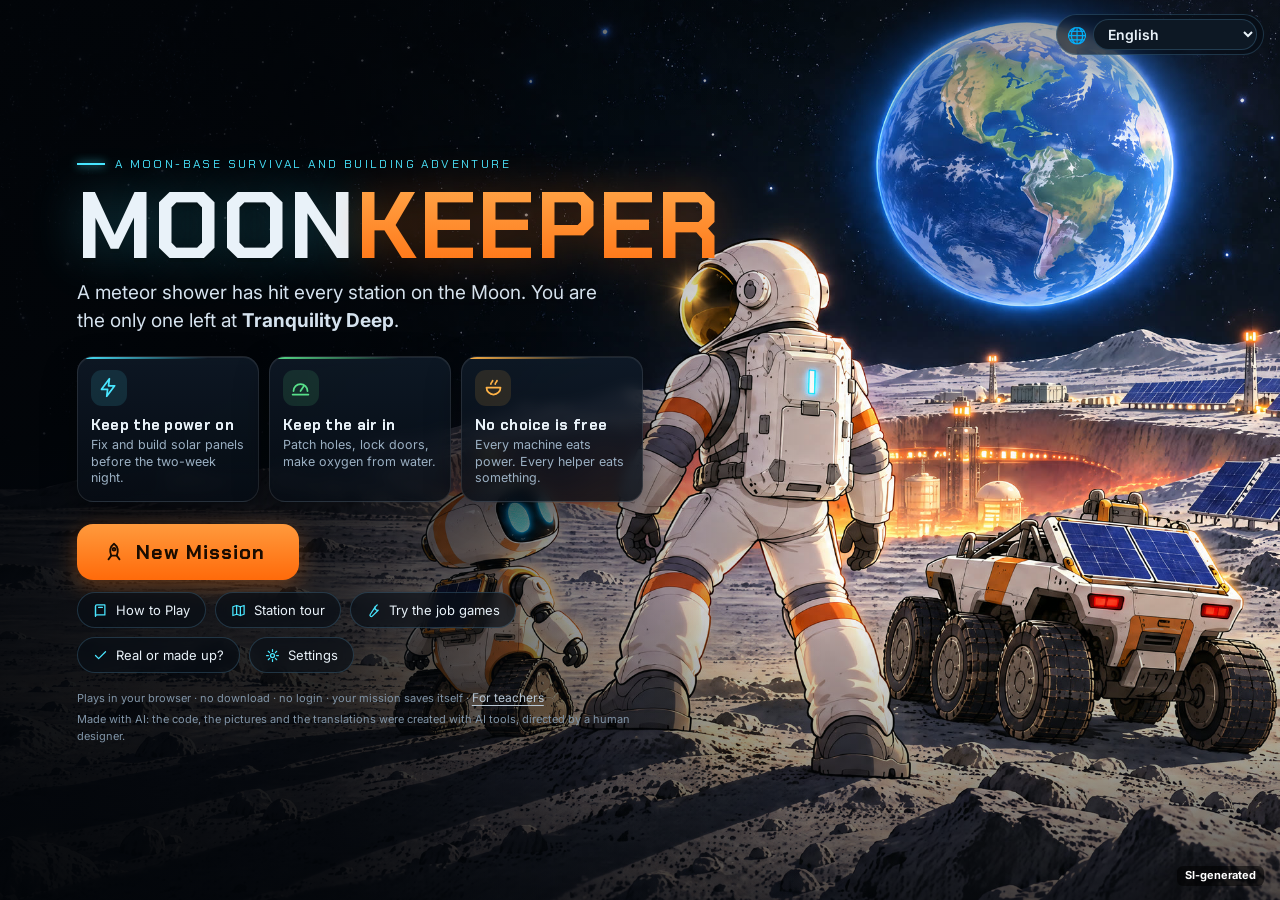
<file: index.html>
<!doctype html>
<html lang="en">
<head>
<meta charset="utf-8">
<meta name="viewport" content="width=device-width, initial-scale=1, maximum-scale=1, user-scalable=no">
<title>MOONKEEPER — Hold Tranquility Deep</title>
<meta name="description" content="A 3D Moon-base survival and building game for ages 7 to 18. Keep the power on and the air in until rescue arrives.">
<link rel="preconnect" href="https://fonts.googleapis.com">
<link href="https://fonts.googleapis.com/css2?family=Chakra+Petch:wght@500;600;700&family=Inter:wght@400;500;600;700&family=Bangers&display=swap" rel="stylesheet">
<link rel="icon" type="image/svg+xml" href="favicon.svg">
<link rel="stylesheet" href="css/style.css">
</head>
<body>
<canvas id="view"></canvas>
<canvas id="rad"></canvas>
<div id="fade"></div>

<!-- HUD (in-game) -->
<div id="hud" class="hidden">
  <div id="fps" class="hidden"></div>
  <div id="flight" class="glass hidden"></div>
  <div id="top">
    <div id="clock" class="glass">
      <div id="clock-main"><b id="c-day">Day 1</b><span id="c-time">08:00</span><span id="c-zone">TOPSIDE</span></div>
      <div id="timeline"><div id="tl-fill"></div><svg id="th-svg" viewBox="0 0 100 30" preserveAspectRatio="none" aria-hidden="true"></svg><div id="tl-storm"></div><div id="tl-now"></div><div id="th-now"></div></div>
      <div id="clock-sub"><span id="c-sun"></span><span id="c-rescue"></span></div>
    </div>
    <div id="gauges"></div>
    <div id="side">
      <canvas id="minimap" width="340" height="340"></canvas>
      <div id="you" class="glass"><span id="hp-ic" title="Your health" data-t-title></span><div class="bar"><i id="hp"></i></div><span id="carry"></span></div>
      <div id="suit" class="glass"></div>
    </div>
  </div>
  <div id="alerts"></div>
  <div id="banner" class="hidden"></div>
  <div id="labels"></div>
  <div id="objective" class="glass hidden"></div>
  <button id="goal-x" class="hidden" title="Stop showing the way" data-t-title data-t>✕ Stop guiding</button>
  <div id="job" class="glass hidden"><div id="job-title"></div><div class="bar"><i id="job-bar"></i></div><div class="row"><span id="job-step"></span><span id="job-left"></span></div></div>
  <div id="rego" class="hidden"><img src="assets/img/c_rego.jpg" alt="REGO the robot" data-t-alt><div id="rego-text"></div></div>
  <div id="prompt" class="hidden"></div>
  <div id="toasts"></div>
  <div id="btns">
    <button id="b-power" title="Power Board (Tab)" data-t-title></button>
    <button id="b-map" title="Map (M)" data-t-title></button>
    <button id="b-ask" title="Ask REGO what to do (H)" data-t-title></button>
    <button id="b-data" title="Space Guide (N)" data-t-title></button>
    <button id="b-view" title="Switch first / third person (V)" data-t-title></button>
    <button id="b-lock" title="Lock the camera to the mouse" data-t-title></button>
    <button id="b-speed" title="Game speed" data-t-title></button>
    <button id="b-pause" title="Pause (P)" data-t-title></button>
    <button id="b-sound" title="Sound on/off" data-t-title></button>
    <button id="b-set" title="Settings" data-t-title></button>
  </div>
  <div id="touch" class="hidden">
    <div id="stick"><i></i></div>
    <button id="t-use">E</button><button id="t-alt">Q</button><button id="t-jump">UP</button><button id="t-down">DN</button>
  </div>
  <div id="sleep" class="hidden" data-t>Sleeping… time is racing by</div>
</div>

<!-- full-screen layers -->
<div id="title" class="screen">
  <div class="title-bg"><video id="title-film" muted loop playsinline preload="none" aria-hidden="true"></video></div><div class="title-sky" aria-hidden="true"><i></i><i></i><i></i></div>
  <label id="lang-box" title="Language" data-t-title><span aria-hidden="true">🌐</span><select id="lang-pick" aria-label="Language" data-t-aria></select></label>
  <div class="title-inner">
    <div class="eyebrow" data-t><i></i>A Moon-base survival and building adventure</div>
    <h1>MOON<span>KEEPER</span></h1>
    <p class="tagline" data-t>A meteor shower has hit every station on the Moon. You are the only one left at <b>Tranquility Deep</b>.</p>
    <div class="pillars">
      <div class="pillar" data-ic="bolt"><b data-t>Keep the power on</b><span data-t>Fix and build solar panels before the two-week night.</span></div>
      <div class="pillar" data-ic="air"><b data-t>Keep the air in</b><span data-t>Patch holes, lock doors, make oxygen from water.</span></div>
      <div class="pillar" data-ic="food"><b data-t>No choice is free</b><span data-t>Every machine eats power. Every helper eats something.</span></div>
    </div>
    <div class="title-btns">
      <button id="btn-start" class="primary" data-t>New Mission</button>
      <button id="btn-continue" class="primary alt hidden" data-t>Continue</button>
    </div>
    <div class="title-links">
      <button id="btn-codex" class="ghost" data-t>How to Play</button>
      <button id="btn-tour" class="ghost" data-t>Station tour</button>
      <button id="btn-games" class="ghost" data-t>Try the job games</button>
      <button id="btn-how" class="ghost" data-t>Real or made up?</button>
      <button id="btn-settings" class="ghost" data-t>Settings</button>
    </div>
    <div class="fine" data-t>Plays in your browser · no download · no login · your mission saves itself · <a id="link-teach" href="teachers.html">For teachers</a></div>
    <div class="fine ai-note" data-t>Made with AI: the code, the pictures and the translations were created with AI tools, directed by a human designer.</div>
  </div>
</div>
<div id="mission" class="screen hidden">
  <div class="mission-bg"></div>
  <div class="mission-inner">
    <div class="mission-head">
      <button id="btn-back" class="ghost" data-t>◂ Back</button>
      <div><div class="eyebrow" data-t><i></i>Mission briefing</div><h2 data-t>Choose your mission</h2></div>
    </div>
    <div id="planets"></div>
    <div id="modes"></div>
    <div id="brief" class="glass"></div>
    <div class="mission-foot">
      <label class="check"><input type="checkbox" id="skip-tut"> <span data-t>Skip the comic and training</span></label>
      <button id="btn-launch" class="primary" data-t>Launch mission</button>
    </div>
  </div>
</div>
<div id="comic" class="screen hidden"></div>
<div id="modal" class="hidden"></div>
<div id="dialog" class="hidden"><img id="dlg-img" alt=""><div id="dlg-box"><div id="dlg-name"></div><div id="dlg-delay" class="hidden"><span data-t>Radio signal crossing 384,400 km…</span><i></i></div><div id="dlg-text"></div><div id="dlg-next" data-t>Click anywhere ▸</div></div></div>
<div id="end" class="screen hidden"></div>
<div id="tip"></div>
<div id="rotate"><div><b data-t>Turn your phone sideways</b><span data-t>MOONKEEPER plays best in landscape: there is more room for the station and the controls.</span><button onclick="this.closest('#rotate').remove()" data-t>Play this way anyway</button></div></div>

<script type="module" src="js/main.js"></script>
</body>
</html>
</file>
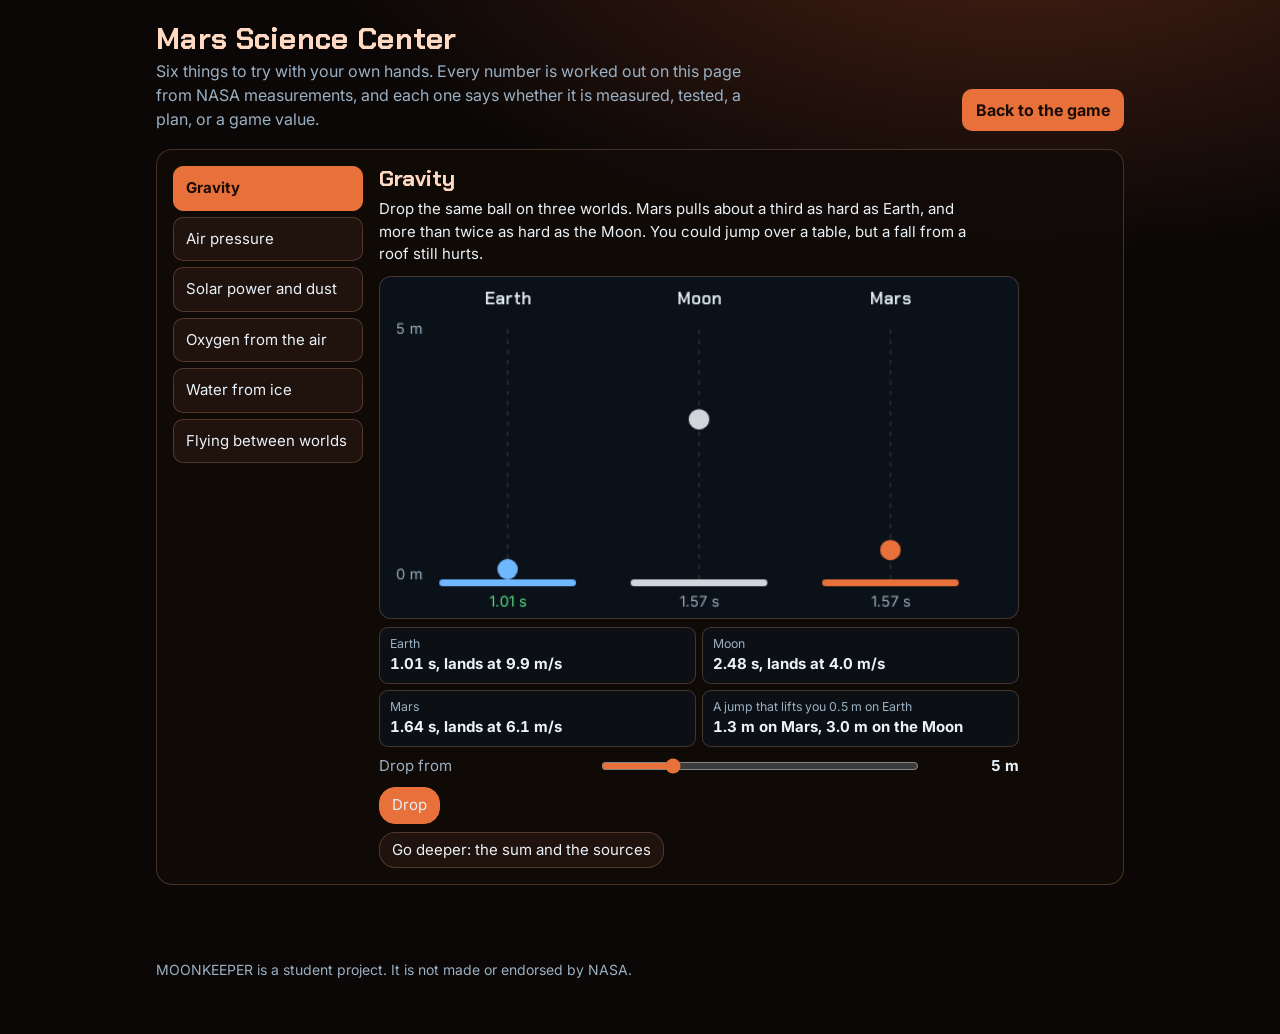
<file: science.html>
<!doctype html>
<html lang="en">
<head>
<meta charset="utf-8">
<meta name="viewport" content="width=device-width, initial-scale=1">
<title>MOONKEEPER: Mars Science Center</title>
<meta name="description" content="Try the science behind the MOONKEEPER Mars outpost: gravity, air pressure, solar power in a dust storm, oxygen from the air, water from ice, and flying between worlds.">
<link rel="preconnect" href="https://fonts.googleapis.com">
<link href="https://fonts.googleapis.com/css2?family=Chakra+Petch:wght@600;700&family=Inter:wght@400;600;700&display=swap" rel="stylesheet">
<style>
  :root{color-scheme:dark;--text:#e9f2f9;--mute:#9bb0c3;--head:'Chakra Petch','Trebuchet MS',sans-serif;--body:'Inter',system-ui,'Segoe UI',sans-serif;--amber:#ffb347;--green:#58e08a}
  *{box-sizing:border-box}
  body{margin:0;min-height:100vh;color:var(--text);font:16px/1.5 var(--body);background:radial-gradient(1200px 600px at 80% -10%,#4a2114 0,transparent 60%),#0a0706}
  header{max-width:1000px;margin:0 auto;padding:22px 16px 6px;display:flex;gap:14px;align-items:flex-end;justify-content:space-between;flex-wrap:wrap}
  h1{font:700 30px/1.1 var(--head);margin:0;color:#ffd9c2;letter-spacing:.01em}
  header p{margin:4px 0 0;color:var(--mute);max-width:60ch}
  header a{color:#1a0b05;background:#e8703a;font-weight:700;text-decoration:none;padding:9px 14px;border-radius:10px;white-space:nowrap}
  main{max-width:1000px;margin:0 auto;padding:12px 16px 60px}
  #sc{padding:16px;border-radius:16px;background:rgba(18,11,9,.86);border:1px solid rgba(255,190,150,.22)}
  footer{max-width:1000px;margin:0 auto;padding:0 16px 40px;color:var(--mute);font-size:14px}
</style>
</head>
<body>
<header>
  <div>
    <h1 data-t>Mars Science Center</h1>
    <p data-t>Six things to try with your own hands. Every number is worked out on this page from NASA measurements, and each one says whether it is measured, tested, a plan, or a game value.</p>
  </div>
  <a href="./" data-t>Back to the game</a>
</header>
<main><div id="sc"></div></main>
<footer><p data-t>MOONKEEPER is a student project. It is not made or endorsed by NASA.</p></footer>
<script type="module">
  import { translatePage } from './js/i18n.js';
  import { mountScienceCenter } from './js/mars/science.js';
  translatePage();
  const topic = new URLSearchParams(location.search).get('topic') || 'gravity';
  window.sc = mountScienceCenter(document.getElementById('sc'), { topic });
</script>
</body>
</html>
</file>
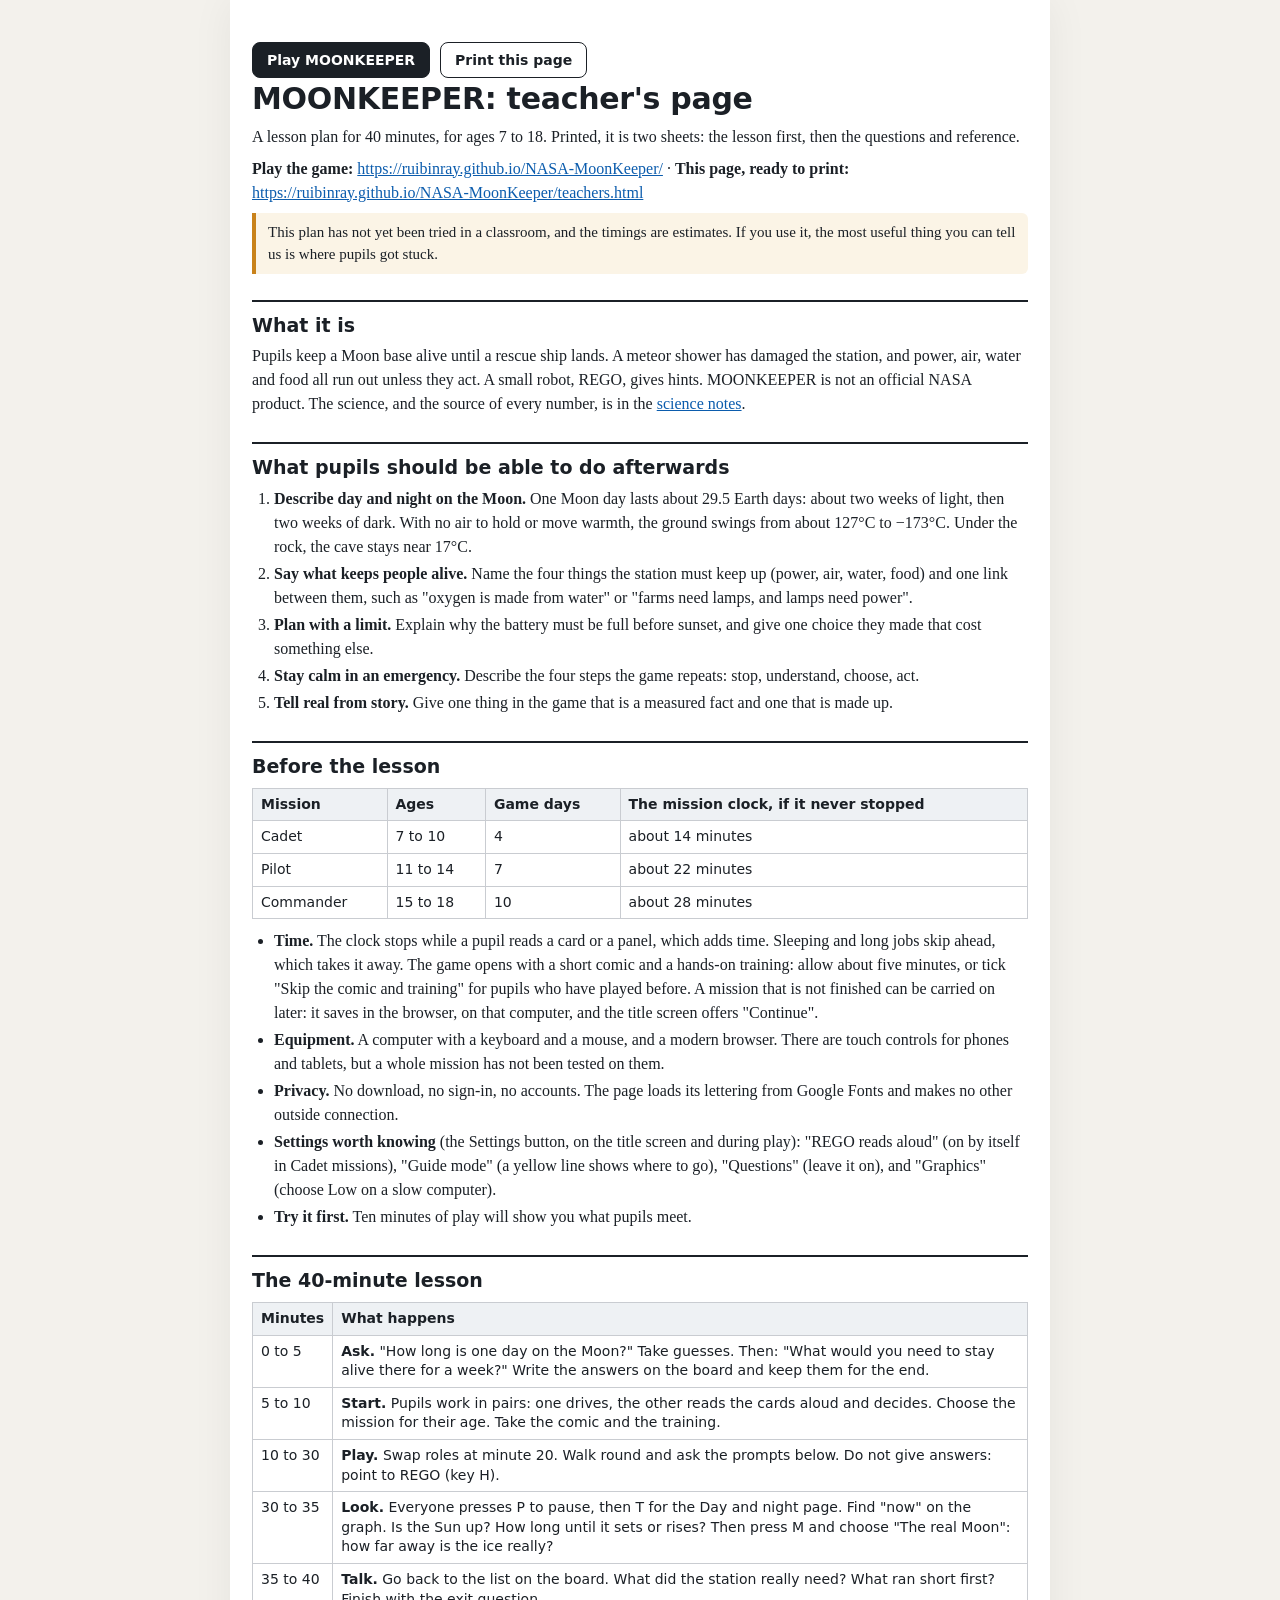
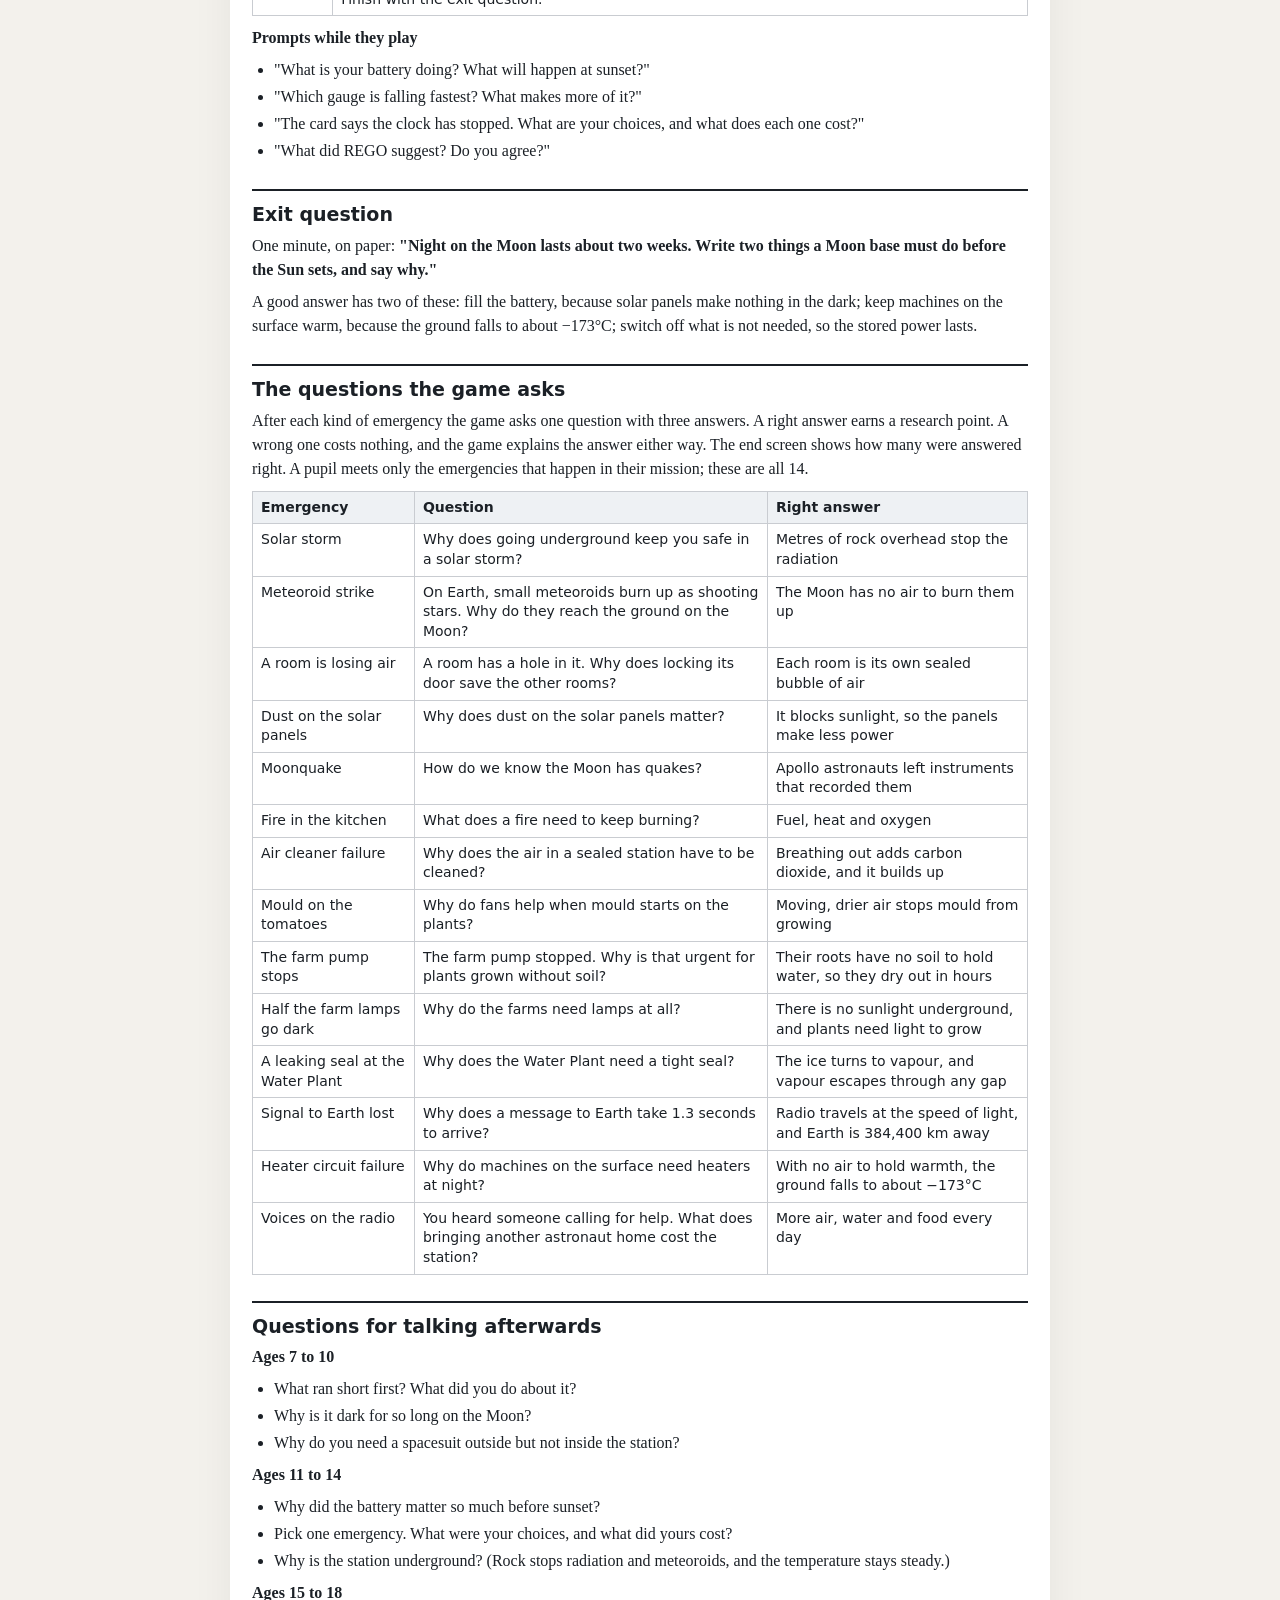
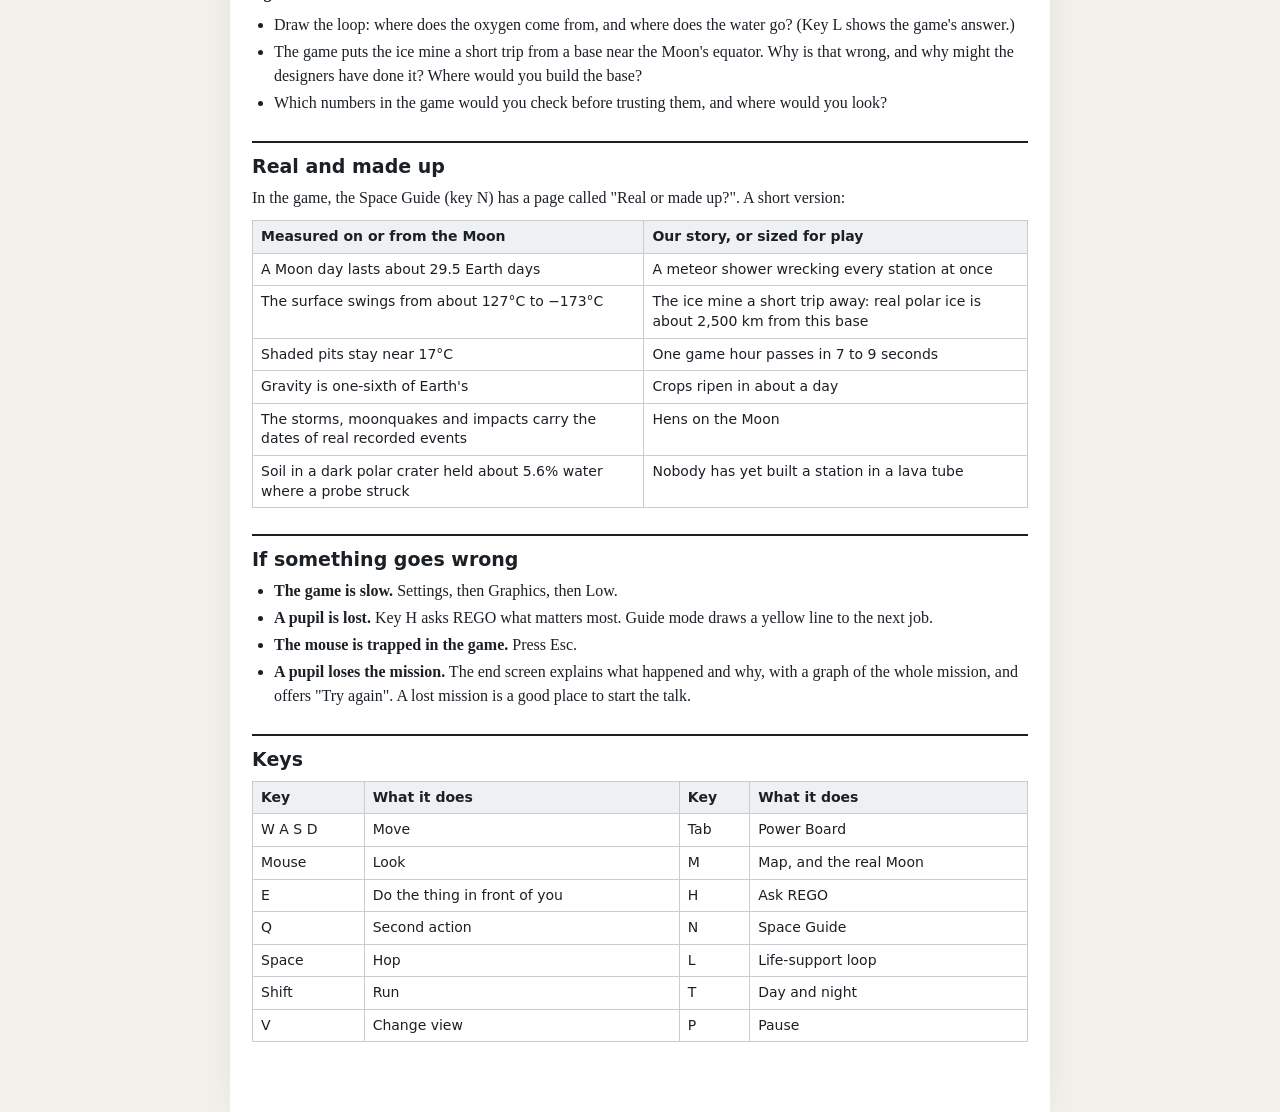
<file: teachers.html>
<!doctype html>
<html lang="en">
<head>
<meta charset="utf-8">
<meta name="viewport" content="width=device-width, initial-scale=1">
<title>MOONKEEPER: teacher's page</title>
<meta name="description" content="A 40-minute lesson with the MOONKEEPER Moon-base game: learning goals, a lesson plan, and the questions the game asks.">
<style>
  :root{color-scheme:light}
  *{box-sizing:border-box}
  body{margin:0;background:#f3f1ec;color:#1b2026;font:16px/1.5 Georgia,'Times New Roman',serif}
  main{max-width:820px;margin:0 auto;padding:28px 22px 60px;background:#fff;min-height:100vh;box-shadow:0 0 40px rgba(0,0,0,.06)}
  h1{font:700 30px/1.15 'Segoe UI',system-ui,sans-serif;margin:0 0 4px;letter-spacing:-.01em}
  h2{font:700 19px/1.2 'Segoe UI',system-ui,sans-serif;margin:26px 0 8px;padding-top:12px;border-top:2px solid #1b2026}
  p{margin:8px 0}ul,ol{margin:8px 0;padding-left:22px}li{margin:3px 0}
  a{color:#0b5cad}
  .note{border-left:4px solid #c9821a;background:#fbf4e6;padding:8px 12px;border-radius:0 6px 6px 0;font-size:15px}
  table{width:100%;border-collapse:collapse;margin:10px 0;font:14px/1.4 'Segoe UI',system-ui,sans-serif}
  th,td{border:1px solid #c9ccd1;padding:6px 8px;text-align:left;vertical-align:top}
  th{background:#eef1f4}
  .bar{display:flex;gap:10px;flex-wrap:wrap;margin:14px 0 4px;font-family:'Segoe UI',system-ui,sans-serif}
  .bar a,.bar button{font:600 14px/1 'Segoe UI',system-ui,sans-serif;padding:10px 14px;border-radius:8px;border:1px solid #1b2026;background:#1b2026;color:#fff;text-decoration:none;cursor:pointer}
  .bar button{background:#fff;color:#1b2026}
  @media (max-width:560px){main{padding:18px 14px 40px}table{font-size:13px}th,td{padding:5px 6px}h1{font-size:25px}}
  @media print{
    body{background:#fff;font-size:10.5pt;line-height:1.35}main{max-width:none;padding:0;box-shadow:none}
    .bar{display:none}a{color:inherit;text-decoration:none}.newpage{break-before:page}
    h1{font-size:19pt}h2{font-size:12.5pt;margin:12pt 0 4pt;padding-top:6pt;break-after:avoid}
    table{font-size:9pt;margin:5pt 0}th,td{padding:2.5pt 4pt}tr,li{break-inside:avoid}p{margin:4pt 0}ul,ol{margin:4pt 0}
    @page{margin:14mm}
  }
</style>
</head>
<body>
<main>
<div class="bar"><a href="./">Play MOONKEEPER</a><button onclick="window.print()">Print this page</button></div>
<h1>MOONKEEPER: teacher's page</h1>
<p>A lesson plan for 40 minutes, for ages 7 to 18. Printed, it is two sheets: the lesson first, then the questions and reference.</p>
<p><b>Play the game:</b> <a href="https://ruibinray.github.io/NASA-MoonKeeper/">https://ruibinray.github.io/NASA-MoonKeeper/</a> · <b>This page, ready to print:</b> <a href="https://ruibinray.github.io/NASA-MoonKeeper/teachers.html">https://ruibinray.github.io/NASA-MoonKeeper/teachers.html</a></p>
<p class="note">This plan has not yet been tried in a classroom, and the timings are estimates. If you use it, the most useful thing you can tell us is where pupils got stuck.</p>
<h2>What it is</h2>
<p>Pupils keep a Moon base alive until a rescue ship lands. A meteor shower has damaged the station, and power, air, water and food all run out unless they act. A small robot, REGO, gives hints. MOONKEEPER is not an official NASA product. The science, and the source of every number, is in the <a href="https://github.com/RuibinRay/NASA-MoonKeeper/blob/main/docs/SCIENCE_AND_SOURCES.md">science notes</a>.</p>
<h2>What pupils should be able to do afterwards</h2>
<ol><li><b>Describe day and night on the Moon.</b> One Moon day lasts about 29.5 Earth days: about two weeks of light, then two weeks of dark. With no air to hold or move warmth, the ground swings from about 127°C to −173°C. Under the rock, the cave stays near 17°C.</li><li><b>Say what keeps people alive.</b> Name the four things the station must keep up (power, air, water, food) and one link between them, such as "oxygen is made from water" or "farms need lamps, and lamps need power".</li><li><b>Plan with a limit.</b> Explain why the battery must be full before sunset, and give one choice they made that cost something else.</li><li><b>Stay calm in an emergency.</b> Describe the four steps the game repeats: stop, understand, choose, act.</li><li><b>Tell real from story.</b> Give one thing in the game that is a measured fact and one that is made up.</li></ol>
<h2>Before the lesson</h2>
<table><thead><tr><th>Mission</th><th>Ages</th><th>Game days</th><th>The mission clock, if it never stopped</th></tr></thead><tbody><tr><td>Cadet</td><td>7 to 10</td><td>4</td><td>about 14 minutes</td></tr><tr><td>Pilot</td><td>11 to 14</td><td>7</td><td>about 22 minutes</td></tr><tr><td>Commander</td><td>15 to 18</td><td>10</td><td>about 28 minutes</td></tr></tbody></table>
<ul><li><b>Time.</b> The clock stops while a pupil reads a card or a panel, which adds time. Sleeping and long jobs skip ahead, which takes it away. The game opens with a short comic and a hands-on training: allow about five minutes, or tick "Skip the comic and training" for pupils who have played before. A mission that is not finished can be carried on later: it saves in the browser, on that computer, and the title screen offers "Continue".</li><li><b>Equipment.</b> A computer with a keyboard and a mouse, and a modern browser. There are touch controls for phones and tablets, but a whole mission has not been tested on them.</li><li><b>Privacy.</b> No download, no sign-in, no accounts. The page loads its lettering from Google Fonts and makes no other outside connection.</li><li><b>Settings worth knowing</b> (the Settings button, on the title screen and during play): "REGO reads aloud" (on by itself in Cadet missions), "Guide mode" (a yellow line shows where to go), "Questions" (leave it on), and "Graphics" (choose Low on a slow computer).</li><li><b>Try it first.</b> Ten minutes of play will show you what pupils meet.</li></ul>
<h2>The 40-minute lesson</h2>
<table><thead><tr><th>Minutes</th><th>What happens</th></tr></thead><tbody><tr><td>0 to 5</td><td><b>Ask.</b> "How long is one day on the Moon?" Take guesses. Then: "What would you need to stay alive there for a week?" Write the answers on the board and keep them for the end.</td></tr><tr><td>5 to 10</td><td><b>Start.</b> Pupils work in pairs: one drives, the other reads the cards aloud and decides. Choose the mission for their age. Take the comic and the training.</td></tr><tr><td>10 to 30</td><td><b>Play.</b> Swap roles at minute 20. Walk round and ask the prompts below. Do not give answers: point to REGO (key H).</td></tr><tr><td>30 to 35</td><td><b>Look.</b> Everyone presses P to pause, then T for the Day and night page. Find "now" on the graph. Is the Sun up? How long until it sets or rises? Then press M and choose "The real Moon": how far away is the ice really?</td></tr><tr><td>35 to 40</td><td><b>Talk.</b> Go back to the list on the board. What did the station really need? What ran short first? Finish with the exit question.</td></tr></tbody></table>
<p><b>Prompts while they play</b></p>
<ul><li>"What is your battery doing? What will happen at sunset?"</li><li>"Which gauge is falling fastest? What makes more of it?"</li><li>"The card says the clock has stopped. What are your choices, and what does each one cost?"</li><li>"What did REGO suggest? Do you agree?"</li></ul>
<h2>Exit question</h2>
<p>One minute, on paper: <b>"Night on the Moon lasts about two weeks. Write two things a Moon base must do before the Sun sets, and say why."</b></p>
<p>A good answer has two of these: fill the battery, because solar panels make nothing in the dark; keep machines on the surface warm, because the ground falls to about −173°C; switch off what is not needed, so the stored power lasts.</p>
<h2 class="newpage">The questions the game asks</h2>
<p>After each kind of emergency the game asks one question with three answers. A right answer earns a research point. A wrong one costs nothing, and the game explains the answer either way. The end screen shows how many were answered right. A pupil meets only the emergencies that happen in their mission; these are all 14.</p>
<table><thead><tr><th>Emergency</th><th>Question</th><th>Right answer</th></tr></thead><tbody><tr><td>Solar storm</td><td>Why does going underground keep you safe in a solar storm?</td><td>Metres of rock overhead stop the radiation</td></tr><tr><td>Meteoroid strike</td><td>On Earth, small meteoroids burn up as shooting stars. Why do they reach the ground on the Moon?</td><td>The Moon has no air to burn them up</td></tr><tr><td>A room is losing air</td><td>A room has a hole in it. Why does locking its door save the other rooms?</td><td>Each room is its own sealed bubble of air</td></tr><tr><td>Dust on the solar panels</td><td>Why does dust on the solar panels matter?</td><td>It blocks sunlight, so the panels make less power</td></tr><tr><td>Moonquake</td><td>How do we know the Moon has quakes?</td><td>Apollo astronauts left instruments that recorded them</td></tr><tr><td>Fire in the kitchen</td><td>What does a fire need to keep burning?</td><td>Fuel, heat and oxygen</td></tr><tr><td>Air cleaner failure</td><td>Why does the air in a sealed station have to be cleaned?</td><td>Breathing out adds carbon dioxide, and it builds up</td></tr><tr><td>Mould on the tomatoes</td><td>Why do fans help when mould starts on the plants?</td><td>Moving, drier air stops mould from growing</td></tr><tr><td>The farm pump stops</td><td>The farm pump stopped. Why is that urgent for plants grown without soil?</td><td>Their roots have no soil to hold water, so they dry out in hours</td></tr><tr><td>Half the farm lamps go dark</td><td>Why do the farms need lamps at all?</td><td>There is no sunlight underground, and plants need light to grow</td></tr><tr><td>A leaking seal at the Water Plant</td><td>Why does the Water Plant need a tight seal?</td><td>The ice turns to vapour, and vapour escapes through any gap</td></tr><tr><td>Signal to Earth lost</td><td>Why does a message to Earth take 1.3 seconds to arrive?</td><td>Radio travels at the speed of light, and Earth is 384,400 km away</td></tr><tr><td>Heater circuit failure</td><td>Why do machines on the surface need heaters at night?</td><td>With no air to hold warmth, the ground falls to about −173°C</td></tr><tr><td>Voices on the radio</td><td>You heard someone calling for help. What does bringing another astronaut home cost the station?</td><td>More air, water and food every day</td></tr></tbody></table>
<h2>Questions for talking afterwards</h2>
<p><b>Ages 7 to 10</b></p>
<ul><li>What ran short first? What did you do about it?</li><li>Why is it dark for so long on the Moon?</li><li>Why do you need a spacesuit outside but not inside the station?</li></ul>
<p><b>Ages 11 to 14</b></p>
<ul><li>Why did the battery matter so much before sunset?</li><li>Pick one emergency. What were your choices, and what did yours cost?</li><li>Why is the station underground? (Rock stops radiation and meteoroids, and the temperature stays steady.)</li></ul>
<p><b>Ages 15 to 18</b></p>
<ul><li>Draw the loop: where does the oxygen come from, and where does the water go? (Key L shows the game's answer.)</li><li>The game puts the ice mine a short trip from a base near the Moon's equator. Why is that wrong, and why might the designers have done it? Where would you build the base?</li><li>Which numbers in the game would you check before trusting them, and where would you look?</li></ul>
<h2>Real and made up</h2>
<p>In the game, the Space Guide (key N) has a page called "Real or made up?". A short version:</p>
<table><thead><tr><th>Measured on or from the Moon</th><th>Our story, or sized for play</th></tr></thead><tbody><tr><td>A Moon day lasts about 29.5 Earth days</td><td>A meteor shower wrecking every station at once</td></tr><tr><td>The surface swings from about 127°C to −173°C</td><td>The ice mine a short trip away: real polar ice is about 2,500 km from this base</td></tr><tr><td>Shaded pits stay near 17°C</td><td>One game hour passes in 7 to 9 seconds</td></tr><tr><td>Gravity is one-sixth of Earth's</td><td>Crops ripen in about a day</td></tr><tr><td>The storms, moonquakes and impacts carry the dates of real recorded events</td><td>Hens on the Moon</td></tr><tr><td>Soil in a dark polar crater held about 5.6% water where a probe struck</td><td>Nobody has yet built a station in a lava tube</td></tr></tbody></table>
<h2>If something goes wrong</h2>
<ul><li><b>The game is slow.</b> Settings, then Graphics, then Low.</li><li><b>A pupil is lost.</b> Key H asks REGO what matters most. Guide mode draws a yellow line to the next job.</li><li><b>The mouse is trapped in the game.</b> Press Esc.</li><li><b>A pupil loses the mission.</b> The end screen explains what happened and why, with a graph of the whole mission, and offers "Try again". A lost mission is a good place to start the talk.</li></ul>
<h2>Keys</h2>
<table><thead><tr><th>Key</th><th>What it does</th><th>Key</th><th>What it does</th></tr></thead><tbody><tr><td>W A S D</td><td>Move</td><td>Tab</td><td>Power Board</td></tr><tr><td>Mouse</td><td>Look</td><td>M</td><td>Map, and the real Moon</td></tr><tr><td>E</td><td>Do the thing in front of you</td><td>H</td><td>Ask REGO</td></tr><tr><td>Q</td><td>Second action</td><td>N</td><td>Space Guide</td></tr><tr><td>Space</td><td>Hop</td><td>L</td><td>Life-support loop</td></tr><tr><td>Shift</td><td>Run</td><td>T</td><td>Day and night</td></tr><tr><td>V</td><td>Change view</td><td>P</td><td>Pause</td></tr></tbody></table>
</main>
</body>
</html>
</file>
<file: css/style.css>
:root{
  --bg:#05080c; --panel:rgba(9,15,23,.86); --panel2:rgba(16,26,38,.92); --line:rgba(120,205,255,.2);
  --cyan:#49e6ff; --orange:#ff7a1a; --amber:#ffb347; --red:#ff5252; --green:#58e08a; --pink:#ff6fdc;
  --text:#e9f2f9; --mute:#9bb0c3; --head:'Chakra Petch','Trebuchet MS',sans-serif; --body:'Inter',system-ui,'Segoe UI',sans-serif;
}
*{box-sizing:border-box}
html,body{margin:0;height:100%;background:var(--bg);color:var(--text);font-family:var(--body);overflow:hidden;-webkit-user-select:none;user-select:none}
button{font-family:inherit;color:inherit;cursor:pointer}
a{color:var(--cyan)}
kbd{font-family:var(--head);font-size:10px;border:1px solid var(--line);border-radius:4px;padding:0 4px;margin-left:5px;color:var(--mute)}
.hidden{display:none!important}
#view{position:fixed;inset:0;width:100%;height:100%;display:block;touch-action:none}   /* a pinch or a drag on the view moves the camera, never the page */
#rad{position:fixed;inset:0;width:100%;height:100%;pointer-events:none;opacity:0;mix-blend-mode:screen}
#fade{position:fixed;inset:0;background:#000;opacity:0;pointer-events:none;transition:opacity .45s;z-index:40}
#fade.on{opacity:1}
.glass{background:var(--panel);border:1px solid var(--line);border-radius:12px;backdrop-filter:blur(8px)}

/* ---------- HUD ---------- */
#hud{position:fixed;inset:0;pointer-events:none;z-index:10}
#hud button,#hud #rego,#hud #alerts{pointer-events:auto}
#top{display:flex;gap:10px;align-items:flex-start;padding:10px;justify-content:space-between}
#clock{padding:8px 12px;min-width:205px}
#clock-main{display:flex;gap:10px;align-items:baseline;font-family:var(--head)}
#clock-main b{font-size:20px;color:#fff}#c-time{color:var(--mute);font-size:14px}
#c-zone{margin-left:auto;font-size:11px;letter-spacing:.12em;color:var(--cyan);border:1px solid var(--line);border-radius:20px;padding:1px 8px}
#timeline{position:relative;height:10px;border-radius:6px;margin:7px 0 5px;background:#0d1826;overflow:visible;border:1px solid var(--line)}
#tl-fill{position:absolute;inset:0;border-radius:6px}
#tl-storm{position:absolute;top:-2px;bottom:-2px;background:rgba(255,82,82,.75);border-radius:3px;display:none}
#tl-now{position:absolute;top:-4px;width:3px;height:16px;background:#fff;border-radius:2px;box-shadow:0 0 8px #fff}
#tl-rocket{position:absolute;right:-9px;top:-9px;font-size:14px}
#clock-sub{display:flex;justify-content:space-between;gap:10px;font-size:11.5px;color:var(--mute)}
#clock{pointer-events:auto;cursor:pointer}
#flight{position:absolute;left:50%;bottom:150px;transform:translateX(-50%);display:flex;gap:16px;align-items:center;padding:6px 16px;font-size:13px;color:var(--mute);border-radius:14px;white-space:nowrap;font-variant-numeric:tabular-nums}#flight b{color:#fff;font-family:var(--head);font-size:15px}#flight .ok{color:#5fe3a1}#flight .warn{color:#ffb347}#flight .bad{color:#ff5a4a}
@media (max-height:480px) and (orientation:landscape){#flight{left:12px;bottom:auto;top:226px;transform:none;gap:10px;font-size:11.5px;padding:4px 10px}#flight b{font-size:13px}}
@media (max-width:600px){#flight{gap:9px;font-size:11.5px;padding:5px 10px;bottom:176px}#flight b{font-size:13px}}
#fps{position:absolute;left:10px;bottom:6px;font-size:11px;color:var(--mute);background:rgba(8,14,22,.65);padding:1px 7px;border-radius:8px;font-variant-numeric:tabular-nums}
.q-row{cursor:default}.q-btns{display:flex;gap:6px;flex-wrap:wrap;justify-content:flex-end}.q-btns button{padding:6px 11px;border-radius:9px;border:1px solid var(--line);background:rgba(8,14,22,.6);color:inherit;font:inherit;font-size:13px;cursor:pointer}.q-btns button.on{border-color:var(--cyan);color:var(--cyan);background:rgba(60,200,255,.12)}
#th-svg{position:absolute;inset:0;width:100%;height:100%;display:none}
#th-svg path,.dn-graph path{fill:none;stroke-width:1.6;vector-effect:non-scaling-stroke;stroke-linejoin:round;stroke-linecap:round}
.th-day{stroke:#ffb347}.th-night{stroke:#6fb1ff}#th-svg .th-day,#th-svg .th-night{stroke:#fff}.th-cave{stroke:#5fe3a1;stroke-dasharray:3 3;stroke-width:1.2!important}
#th-now{position:absolute;width:8px;height:8px;margin:-4px 0 0 -4px;border-radius:50%;background:#fff;box-shadow:0 0 8px #fff;display:none}
@media (min-width:901px) and (min-height:560px){#timeline{height:28px}#tl-fill{opacity:.82}#th-svg,#th-now{display:block}#tl-now{height:34px;opacity:.55}#hud #alerts{top:126px}}
.dn-graph{width:100%;height:auto;display:block;margin:4px 0 8px;background:rgba(8,14,22,.6);border:1px solid var(--line);border-radius:12px}
.dn-graph text{font-family:var(--body,inherit);font-size:12px;fill:#c6d3df}.dn-graph .dn-big{font-size:13px;font-weight:700;fill:#fff}
.dn-cards{display:grid;grid-template-columns:repeat(3,1fr);gap:10px;margin:8px 0}.dn-cards .big{font-size:24px}
@media (max-width:640px){.dn-cards{grid-template-columns:1fr}}
#gauges{display:flex;gap:6px;justify-content:center;flex:1;min-width:0}
.gauge{flex:1 1 0;min-width:0;max-width:150px;padding:7px 6px;background:var(--panel);border:1px solid var(--line);border-radius:12px;backdrop-filter:blur(8px)}
.gauge .g-top{display:flex;align-items:center;gap:4px;font-family:var(--head);font-size:12px;white-space:nowrap}
.gauge .g-top b{margin-left:auto;font-size:13.5px;color:#fff;white-space:nowrap}
.bar{height:7px;border-radius:5px;background:#101c2a;overflow:hidden;margin:5px 0 4px;flex:1}
.bar i{display:block;height:100%;width:50%;border-radius:5px;background:var(--cyan);transition:width .25s}
.gauge .g-sub{font-size:10.5px;color:var(--mute);white-space:nowrap;overflow:hidden;text-overflow:ellipsis}
.gauge.warn{border-color:var(--amber)}.gauge.warn .bar i{background:var(--amber)}
.gauge.crit{border-color:var(--red);animation:pulse 1s infinite}.gauge.crit .bar i{background:var(--red)}
@keyframes pulse{50%{box-shadow:0 0 0 3px rgba(255,82,82,.35)}}
#side{display:flex;flex-direction:column;gap:6px;align-items:flex-end}
#minimap{width:150px;height:150px;border-radius:14px;border:1px solid var(--line);background:rgba(6,11,17,.8)}
#you{display:flex;align-items:center;gap:7px;padding:5px 9px;width:150px;font-size:13px}#you .bar i{background:var(--green)}
#alerts{position:absolute;left:10px;top:112px;display:flex;flex-direction:column;gap:5px;max-width:300px}
.alert{background:rgba(40,10,10,.85);border:1px solid rgba(255,82,82,.55);border-left:4px solid var(--red);border-radius:8px;padding:5px 9px;font-size:12.5px;cursor:pointer}
.alert.warn{background:rgba(40,28,6,.85);border-color:rgba(255,179,71,.5);border-left-color:var(--amber)}
.alert small{color:var(--mute);display:block}
#banner{position:absolute;left:50%;top:136px;transform:translateX(-50%);padding:8px 18px;border-radius:30px;font-family:var(--head);font-weight:700;letter-spacing:.06em;background:rgba(190,20,20,.9);border:1px solid #ff9a9a;animation:pulse 1s infinite;text-align:center}
#banner.info{background:rgba(10,60,90,.9);border-color:var(--cyan);animation:none}
/* paused: the world dims and loses its colour, so a stopped game cannot be mistaken for a frozen one */
body.paused #view{filter:brightness(.5) saturate(.45);transition:filter .25s}body.paused #banner{font-size:17px;padding:11px 24px}
#labels{position:absolute;inset:0;overflow:hidden}
.label{position:absolute;left:0;top:0;transform:translate(-50%,-100%);font-family:var(--head);font-size:12px;padding:2px 9px;border-radius:14px;background:rgba(6,12,18,.72);border:1px solid var(--line);white-space:nowrap;will-change:transform}
.label.goal{border-color:var(--amber);color:#ffe2b5;background:rgba(40,24,4,.85)}.label.bad{border-color:var(--red);color:#ffd1d1}
.label small{color:var(--mute);margin-left:6px}
/* the goal: a small strip under the gauges, out of the way of the action */
#objective{position:absolute;left:50%;top:100px;transform:translateX(-50%);display:flex;align-items:center;gap:8px;padding:4px 13px 4px 9px;font-size:13px;line-height:1.3;border-radius:20px;border-color:rgba(255,179,71,.4);background:rgba(8,14,20,.5);max-width:min(600px,48vw);pointer-events:none}
#objective b{color:var(--amber);font-family:var(--head);font-weight:600}
#objective small{color:var(--mute);white-space:nowrap}
#objective .arr{display:inline-block;color:var(--amber);font-style:normal;font-size:11px;transition:transform .2s}
#objective .dot{display:inline-block;width:7px;height:7px;border-radius:50%;background:var(--amber);flex:none}
#suit{width:150px;padding:3px 8px;font-family:var(--head);font-size:11px;letter-spacing:.05em;text-align:center;color:var(--cyan)}#suit.off{color:var(--amber);border-color:rgba(255,179,71,.5)}
#rego{position:absolute;left:12px;bottom:14px;display:flex;align-items:flex-end;gap:8px;max-width:min(470px,62vw);cursor:pointer}
#rego img{width:74px;height:74px;border-radius:50%;border:2px solid var(--cyan);box-shadow:0 0 16px rgba(73,230,255,.45);object-fit:cover}
#rego-text{background:var(--panel2);border:1px solid var(--line);border-radius:14px 14px 14px 3px;padding:9px 13px;font-size:14px;line-height:1.4}
#rego-text b{color:var(--cyan)}
#prompt{position:absolute;left:50%;bottom:92px;transform:translateX(-50%);background:rgba(8,14,20,.9);border:1px solid var(--cyan);border-radius:30px;padding:8px 18px;font-size:15px;white-space:nowrap}
#prompt kbd{font-size:13px;color:#001018;background:var(--cyan);border:none;margin:0 8px 0 0;padding:1px 8px;font-weight:700}#prompt .sep{display:inline-block;width:1px;height:16px;background:var(--line);margin:0 12px;vertical-align:middle}#prompt kbd + *{}
#toasts{position:absolute;right:12px;bottom:84px;display:flex;flex-direction:column;gap:6px;align-items:flex-end;max-width:360px}
.toast{background:var(--panel2);border:1px solid var(--line);border-left:4px solid var(--cyan);border-radius:8px;padding:7px 11px;font-size:13px;animation:slide .25s}
.toast.good{border-left-color:var(--green)}.toast.bad{border-left-color:var(--red)}
@keyframes slide{from{transform:translateX(30px);opacity:0}}
#btns{position:absolute;right:12px;bottom:12px;display:flex;gap:6px}
#btns button{display:flex;flex-direction:column;align-items:center;gap:1px;min-width:58px;padding:6px 8px;background:var(--panel);border:1px solid var(--line);border-radius:12px;font-size:19px}
#btns button:hover{border-color:var(--cyan);background:var(--panel2)}
#btns #b-lock.on{border-color:var(--cyan);color:var(--cyan);box-shadow:0 0 0 1px var(--cyan) inset}#btns #b-lock.on small{color:var(--cyan)}   /* camera locked to the mouse */
#btns small{font-size:10px;color:var(--mute);white-space:nowrap}
#sleep{position:absolute;inset:0;display:flex;align-items:center;justify-content:center;background:rgba(0,0,8,.72);font-family:var(--head);font-size:26px}
#touch{position:absolute;inset:0}
#stick{position:absolute;left:22px;bottom:110px;width:118px;height:118px;border-radius:50%;border:2px solid var(--line);background:rgba(10,20,30,.4);pointer-events:auto;touch-action:none}
#stick i{position:absolute;left:34px;top:34px;width:50px;height:50px;border-radius:50%;background:rgba(73,230,255,.5)}
#touch button{position:absolute;right:22px;width:66px;height:66px;border-radius:50%;background:rgba(10,20,30,.6);border:2px solid var(--cyan);font-size:22px;font-weight:700;pointer-events:auto}
#t-use{bottom:170px}#t-alt{bottom:244px}#t-jump{bottom:170px;right:98px!important;font-size:14px!important}#t-down{bottom:96px;right:98px!important;font-size:14px!important}

/* ---------- screens ---------- */
.screen{position:fixed;inset:0;z-index:30;display:flex;align-items:center;overflow:auto}
#title{background:#000}
.title-bg{position:absolute;inset:0;background:url(../assets/img/title2.jpg) center/cover no-repeat;animation:drift 40s ease-in-out infinite alternate}
.title-bg::after{content:'';position:absolute;inset:0;background:linear-gradient(90deg,rgba(0,0,0,.92) 0%,rgba(0,0,0,.72) 34%,rgba(0,0,0,.05) 68%),linear-gradient(0deg,rgba(0,0,0,.7),transparent 40%)}
@keyframes drift{from{transform:scale(1.02)}to{transform:scale(1.1) translateX(-1.5%)}}
.title-inner{position:relative;padding:4vh 5vw;max-width:780px}
.eyebrow{font-family:var(--head);letter-spacing:.2em;font-size:12px;color:var(--cyan);text-transform:uppercase}
#title h1{font-family:var(--head);font-size:clamp(46px,8vw,104px);line-height:.95;margin:.12em 0;letter-spacing:.02em;text-shadow:0 0 40px rgba(73,230,255,.25)}
#title h1 span{color:var(--orange)}
.tagline{font-size:clamp(15px,1.5vw,19px);line-height:1.5;color:#d5e2ee;margin:0 0 18px}
#modes{display:grid;grid-template-columns:repeat(4,1fr);gap:8px;margin-bottom:16px}
.mode{text-align:left;padding:11px 13px;border-radius:12px;background:rgba(8,14,22,.78);border:1px solid var(--line)}
.mode:hover{border-color:var(--cyan)}.mode.sel{border-color:var(--orange);box-shadow:0 0 0 2px rgba(255,122,26,.35);background:rgba(40,20,6,.8)}
.mode b{font-family:var(--head);font-size:18px;display:block}.mode em{font-style:normal;color:var(--amber);font-size:12px}
.mode span{display:block;font-size:12px;color:var(--mute);margin-top:3px;line-height:1.35}
.title-btns{display:flex;gap:10px;align-items:center;flex-wrap:wrap}
button.primary{font-family:var(--head);font-weight:700;font-size:18px;letter-spacing:.05em;padding:12px 26px;border-radius:12px;border:none;background:linear-gradient(180deg,#ff9a3d,#ff6a0a);color:#1a0c00;box-shadow:0 6px 22px rgba(255,122,26,.35)}
button.primary:hover{filter:brightness(1.1)}button.primary:disabled{filter:grayscale(1);opacity:.5;cursor:not-allowed}
button.ghost{padding:10px 16px;border-radius:12px;background:rgba(8,14,22,.7);border:1px solid var(--line);font-size:14px}
button.ghost:hover{border-color:var(--cyan)}
.check{font-size:13px;color:var(--mute);display:flex;gap:6px;align-items:center;cursor:pointer}
.fine{margin-top:16px;font-size:11px;color:#8195a8;line-height:1.5}
#slides{background:#000;align-items:flex-end;justify-content:center}
#slide-img{position:absolute;inset:0;background-size:cover;background-position:center;transition:opacity .6s}
#slide-box{position:relative;margin:0 auto 5vh;width:min(880px,92vw);background:var(--panel);border:1px solid var(--line);border-radius:16px;padding:18px 22px;backdrop-filter:blur(8px)}
#slide-text{font-size:clamp(16px,1.6vw,20px);line-height:1.55}
.row{display:flex;justify-content:space-between;align-items:center;gap:10px;margin-top:12px;flex-wrap:wrap}
#slide-n{color:var(--mute);font-size:12px}

/* ---------- dialog ---------- */
#dialog{position:fixed;left:50%;bottom:3vh;transform:translateX(-50%);width:min(900px,94vw);display:flex;gap:14px;align-items:flex-end;z-index:35;cursor:pointer}
#dlg-img{width:128px;height:128px;border-radius:16px;object-fit:cover;border:2px solid var(--cyan);box-shadow:0 8px 30px rgba(0,0,0,.6)}
#dlg-box{flex:1;background:var(--panel2);border:1px solid var(--line);border-radius:16px;padding:13px 18px;min-height:110px;position:relative}
#dlg-name{font-family:var(--head);color:var(--cyan);font-size:14px;letter-spacing:.06em;margin-bottom:4px}
#dlg-text{font-size:clamp(15px,1.45vw,18.5px);line-height:1.5}
#dlg-next{position:absolute;right:14px;bottom:8px;font-size:11px;color:var(--mute)}
#dlg-delay{font-size:12px;color:var(--amber);margin-bottom:6px}
#dlg-delay i{display:block;height:4px;border-radius:3px;background:var(--amber);width:0;margin-top:4px}

/* ---------- modal ---------- */
#modal{position:fixed;inset:0;z-index:32;background:rgba(0,4,10,.66);display:flex;align-items:center;justify-content:center;padding:2vh 2vw;backdrop-filter:blur(3px)}
.win{background:var(--panel2);border:1px solid var(--line);border-radius:18px;width:min(940px,96vw);max-height:94vh;overflow:auto;box-shadow:0 20px 80px rgba(0,0,0,.7)}
.win.wide{width:min(1120px,97vw)}
.win-h{display:flex;align-items:center;gap:10px;padding:10px 18px;border-bottom:1px solid var(--line);position:sticky;top:0;background:var(--panel2);z-index:2}
.win-h h2{font-family:var(--head);margin:0;font-size:21px;flex:1}
.win-h .x{background:none;border:1px solid var(--line);border-radius:9px;padding:4px 11px;font-size:15px}.win-h .x:hover{border-color:var(--cyan)}
/* REGO points at Close when closing is the next step (ui.recClose): the same yellow as the button to press in any panel */
.win-h .x.guide-rec{border-color:#ffd21f;color:#ffe36b;background:rgba(64,48,4,.95);font-weight:700;box-shadow:0 0 0 2px rgba(255,210,31,.5),0 0 18px rgba(255,210,31,.55);animation:recGlow 1.6s ease-in-out infinite}.win-h .x.guide-rec:hover{border-color:#ffe36b;background:rgba(84,62,6,.97)}
.win-h .rec-tag.x-tag{position:static;flex:none;white-space:nowrap}
@media (max-width:600px){.win-h .rec-tag.x-tag{font-size:0;gap:0}}   /* on a phone just REGO's face beside the glowing button: the title keeps its room */
@media (prefers-reduced-motion:reduce){.win-h .x.guide-rec{animation:none}}
.win-b{padding:15px 18px}
.card-img{width:100%;height:min(25vh,260px);object-fit:cover;object-position:center 35%;display:block;border-radius:18px 18px 0 0}
.real{background:rgba(73,230,255,.08);border:1px solid rgba(73,230,255,.35);border-radius:10px;padding:9px 12px;font-size:13.5px;line-height:1.5;margin:10px 0}
.real b.tag{font-family:var(--head);color:#001018;background:var(--cyan);border-radius:5px;padding:1px 7px;margin-right:7px;font-size:11px;letter-spacing:.08em}
.learn{border-left:3px solid var(--amber);padding:5px 11px;color:#d8e4ee;font-size:13.5px;line-height:1.5;margin:10px 0;background:rgba(255,179,71,.06);border-radius:0 8px 8px 0}
.src{font-size:12px;white-space:nowrap}
.choices{display:grid;gap:8px;margin-top:10px;grid-template-columns:repeat(auto-fit,minmax(260px,1fr))}
.choice{text-align:left;padding:11px 14px;border-radius:12px;background:rgba(10,18,28,.9);border:1px solid var(--line);font-size:15px;line-height:1.35}
.choice:hover{border-color:var(--cyan);background:rgba(18,32,48,.95)}.choice.rec{border-color:var(--green);box-shadow:0 0 0 2px rgba(88,224,138,.25)}
.choice:disabled{opacity:.45;cursor:not-allowed}
.choice b{font-family:var(--head);display:block;font-size:16px}
.cost{display:inline-block;font-size:12px;margin:5px 6px 0 0;padding:1px 8px;border-radius:12px;background:rgba(255,82,82,.14);border:1px solid rgba(255,82,82,.4);color:#ffc9c9}
.cost.gain{background:rgba(88,224,138,.12);border-color:rgba(88,224,138,.4);color:#6afb8e}
.body{font-size:15.5px;line-height:1.55}
.term{border-bottom:1.5px dotted var(--cyan);cursor:help}
#tip{position:fixed;z-index:60;max-width:300px;background:#0b1622;border:1px solid var(--cyan);border-radius:10px;padding:8px 11px;font-size:13px;line-height:1.45;pointer-events:none;opacity:0;transition:opacity .12s}
.grid2{display:grid;grid-template-columns:1.25fr 1fr;gap:16px}
.stat{display:flex;justify-content:space-between;gap:10px;padding:5px 0;border-bottom:1px dashed rgba(120,205,255,.13);font-size:14px}
.stat b{color:#fff}.stat .up{color:var(--green)}.stat .down{color:var(--red)}
/* power board */
.flowbar{display:flex;height:26px;border-radius:8px;overflow:hidden;border:1px solid var(--line);margin:6px 0;font-size:11px;font-family:var(--head)}
.flowbar span{display:flex;align-items:center;justify-content:center;white-space:nowrap;overflow:hidden;color:#001018;font-weight:700}
.sys{display:grid;grid-template-columns:34px 1fr auto;gap:4px 10px;align-items:center;padding:8px 0;border-bottom:1px dashed rgba(120,205,255,.13)}
.sys .ico{font-size:24px}.sys h4{margin:0;font-family:var(--head);font-size:15.5px}.sys p{margin:1px 0 0;font-size:12px;color:var(--mute);line-height:1.35}
.sys .eff{grid-column:2/4;font-size:12.5px;color:#cfe3f3}
.lv{display:flex;gap:4px}
.lv button{width:38px;height:34px;border-radius:8px;background:#0c1622;border:1px solid var(--line);font-family:var(--head);font-size:13px}
.lv button.on{background:var(--cyan);color:#001018;border-color:var(--cyan);font-weight:700}.lv button:hover{border-color:var(--cyan)}
.lv small{display:block;font-size:9px;opacity:.8}
.note{background:rgba(255,122,26,.1);border:1px solid rgba(255,122,26,.4);border-radius:10px;padding:9px 12px;font-size:13.5px;line-height:1.45;margin-top:10px}
.tabs{display:flex;gap:6px;flex-wrap:wrap;margin-bottom:12px}
.tabs button{padding:7px 13px;border-radius:20px;background:#0c1622;border:1px solid var(--line);font-size:13px}.tabs button.on{background:var(--cyan);color:#001018;font-weight:700}
table.t{width:100%;border-collapse:collapse;font-size:13px}table.t td,table.t th{padding:6px 8px;border-bottom:1px solid rgba(120,205,255,.12);text-align:left;vertical-align:top}table.t th{color:var(--cyan);font-family:var(--head);font-weight:600}
.pill{display:inline-block;font-size:10.5px;padding:0 7px;border-radius:10px;border:1px solid var(--line);font-family:var(--head);letter-spacing:.05em}
.pill.real{color:var(--green);border-color:rgba(88,224,138,.5);background:none;margin:0;padding:0 7px}.pill.game{color:var(--amber);border-color:rgba(255,179,71,.5)}
.datacards{display:grid;grid-template-columns:repeat(2,1fr);gap:10px}
.datacard{border:1px solid var(--line);border-radius:12px;padding:11px 13px;background:rgba(8,14,22,.6)}
.datacard h4{margin:0 0 3px;font-family:var(--head)}.datacard .big{font-family:var(--head);font-size:28px;color:var(--cyan)}.datacard p{margin:4px 0;font-size:13px;line-height:1.45;color:#cfdcea}
/* minigames */
.mg-wrap{position:relative}
#mg-canvas{width:100%;display:block;border-radius:12px;background:#060b12;border:1px solid var(--line);touch-action:none;cursor:crosshair}
.mg-bar{height:8px;border-radius:5px;background:#0e1826;overflow:hidden;margin:8px 0}.mg-bar i{display:block;height:100%;background:var(--amber);width:100%}
.mg-ctl{display:flex;gap:8px;justify-content:center;margin-top:8px;flex-wrap:wrap}
.mg-ctl button{min-width:54px;height:46px;border-radius:10px;background:#0c1622;border:1px solid var(--line);font-size:18px}
.mg-ctl button:active{background:var(--cyan);color:#000}
/* end */
#end{background:#000;align-items:flex-start;justify-content:center}
.end-bg{position:fixed;inset:0;background-size:cover;background-position:center;opacity:.55}
.end-inner{position:relative;width:min(1000px,94vw);margin:4vh auto;background:var(--panel);border:1px solid var(--line);border-radius:18px;padding:22px 26px;backdrop-filter:blur(6px)}
.end-inner h1{font-family:var(--head);font-size:clamp(30px,4.6vw,54px);margin:0 0 4px}
.end-inner h1.won{color:var(--green)}.end-inner h1.lost{color:var(--amber)}
.end-inner h3{font-family:var(--head);color:var(--cyan);margin:16px 0 6px}
#chart{width:100%;height:230px;display:block;background:#060b12;border:1px solid var(--line);border-radius:12px}
.legend{display:flex;gap:12px;flex-wrap:wrap;font-size:12px;margin:6px 0}.legend i{display:inline-block;width:10px;height:10px;border-radius:2px;margin-right:4px}
.chain{margin:0;padding-left:20px;line-height:1.6;font-size:15px}
.badges{display:flex;gap:8px;flex-wrap:wrap}.badge{border:1px solid var(--line);border-radius:20px;padding:4px 12px;font-size:13px;background:rgba(8,14,22,.7)}
@media (max-width:900px){#gauges{flex-wrap:wrap}.gauge{flex:0 0 104px;padding:5px 6px}.gauge .g-sub{display:none}#minimap{width:110px;height:110px}#you{width:110px}#clock{min-width:170px}#btns small{display:none}#btns button{min-width:42px}.grid2,.datacards,#modes{grid-template-columns:1fr}#dlg-img{width:78px;height:78px}#alerts{top:150px}}
/* 601 to 900 px wide and not a phone on its side: the seven gauges always make two rows, four and three, however wide the clock is (at 800 px they used to wrap into three) */
@media (min-width:601px) and (max-width:900px) and (min-height:481px){#gauges{display:grid;grid-template-columns:repeat(4,minmax(0,1fr))}.gauge{max-width:none}}
/* narrower than 720 px, four in a row are too thin for their names: as many columns as fit at 62 px each */
@media (min-width:601px) and (max-width:719px) and (min-height:481px){#gauges{grid-template-columns:repeat(auto-fit,minmax(62px,1fr))}}

/* ---------- v2 additions ---------- */
.ic{width:1.15em;height:1.15em;vertical-align:-0.2em;flex:none}
#btns button .ic{width:22px;height:22px}
.gauge .g-top .ic{color:var(--cyan)}.gauge.warn .g-top .ic{color:var(--amber)}.gauge.crit .g-top .ic{color:var(--red)}
#you{flex-wrap:wrap;row-gap:3px}#you .bar{flex:1 0 30px}   /* the health bar is never squeezed under 30 px: the crew count still fits beside it, and the name of what you carry drops to a line of its own */
#you .ic{color:var(--red)}#carry{display:flex;align-items:center;gap:4px;font-size:12px;white-space:nowrap}#carry .ic{color:var(--cyan)}
#clock-sub .ic{width:13px;height:13px}
#job{position:absolute;left:50%;bottom:150px;transform:translateX(-50%);width:min(520px,86vw);padding:10px 16px;border-color:var(--amber)}
#job-title{font-family:var(--head);font-size:17px;color:#ffe2b5}#job .bar{height:10px;margin:7px 0}#job .bar i{background:linear-gradient(90deg,#ff9a3d,#ffd257);transition:none}
#job .row{margin:0;font-size:13px;color:var(--mute)}
#sleep{font-family:var(--head)}
button.primary.alt{background:linear-gradient(180deg,#5ff0ff,#1fb8d8);box-shadow:0 6px 22px rgba(73,230,255,.3)}
.h4{font-family:var(--head);margin:12px 0 4px;font-size:15px;color:var(--cyan)}.mini{font-size:12px;color:var(--mute);margin-bottom:4px;line-height:1.4}
.note.bad{border-color:var(--red);background:rgba(255,82,82,.1)}
.sys .ico .ic{width:26px;height:26px;color:var(--cyan)}
.mini-b{display:inline-flex;align-items:center;gap:5px;padding:5px 10px;border-radius:9px;background:#0c1622;border:1px solid rgba(88,224,138,.5);font-size:12.5px;color:#c5f5d6}
.mini-b.off{border-color:rgba(255,82,82,.6);color:#ffc9c9;background:rgba(60,10,10,.6)}.mini-b:hover{border-color:var(--cyan)}.mini-b:disabled{opacity:.4;cursor:not-allowed}
.dotc{display:inline-block;width:10px;height:10px;border-radius:3px;margin-right:7px}
.stat small{color:var(--mute);margin-left:6px}
#cc-map{width:100%;border-radius:12px;border:1px solid var(--line);display:block}
.crew{display:flex;gap:10px;align-items:center;padding:8px 0;border-bottom:1px dashed rgba(120,205,255,.13)}
.crew img{width:54px;height:54px;border-radius:12px;object-fit:cover;border:1px solid var(--line)}.crew b{font-family:var(--head)}.crew small{display:block;color:var(--mute);font-size:11.5px}
.roles{display:flex;gap:4px;flex-wrap:wrap;margin-top:5px}.roles button{padding:4px 9px;border-radius:14px;background:#0c1622;border:1px solid var(--line);font-size:12px}.roles button.on{background:var(--cyan);color:#001018;font-weight:700;border-color:var(--cyan)}
.places{display:flex;gap:6px;flex-wrap:wrap;margin:6px 0 10px}
.logbox{max-height:150px;overflow:auto;font-size:13px;line-height:1.6;color:#cfdcea}.logbox b{color:var(--mute)}
.alert .ic{width:14px;height:14px;color:var(--red)}.alert.warn .ic{color:var(--amber)}
.real b.tag{background:var(--amber)}
#call-out{font-size:13px;color:var(--amber)}
.pill.real,.pill.game{font-family:var(--head)}
/* comic pages */
#comic{background:radial-gradient(circle at 30% 20%,#1b2740,#070b12 70%);align-items:flex-start;justify-content:center;padding:2vh 2vw}
.comic-page{width:min(1180px,96vw);margin:0 auto;background:#f6f1e4;border-radius:10px;padding:14px 16px 12px;box-shadow:0 20px 80px rgba(0,0,0,.7);color:#141414}
.comic-h{display:flex;justify-content:space-between;align-items:baseline;font-family:'Bangers','Chakra Petch',sans-serif;font-size:clamp(24px,3.2vw,40px);letter-spacing:.04em;color:#c4281c;margin-bottom:8px}
.comic-h small{font-family:var(--body);font-size:12px;color:#777;letter-spacing:0}
.comic-grid{display:grid;grid-template-columns:1fr 1fr;gap:12px}
.panel{position:relative;margin:0;border:4px solid #141414;border-radius:6px;overflow:hidden;background:#141414;opacity:0;transform:scale(.92) rotate(-1deg);transition:opacity .35s,transform .35s cubic-bezier(.2,1.4,.4,1);aspect-ratio:3/2}
.panel.wide{grid-column:1/3;aspect-ratio:21/9}.panel.on{opacity:1;transform:none}
.panel img{width:100%;height:100%;object-fit:cover;display:block}
.panel figcaption{position:absolute;left:0;top:0;max-width:74%;background:#ffe36b;border-right:3px solid #141414;border-bottom:3px solid #141414;padding:6px 10px;font-size:clamp(12px,1.25vw,16px);line-height:1.35;font-weight:600;border-radius:0 0 8px 0}
.bub{position:absolute;max-width:46%;background:#fff;border:3px solid #141414;border-radius:18px;padding:7px 12px;font-size:clamp(12px,1.3vw,17px);line-height:1.3;font-weight:600;box-shadow:3px 3px 0 rgba(0,0,0,.35)}
.bub b{display:block;font-family:var(--head);font-size:.72em;color:#c4281c;letter-spacing:.05em;text-transform:uppercase}
.bub.b0{left:3%;bottom:5%}.bub.b1{right:3%;bottom:5%}.bub.b2{right:3%;bottom:34%}.bub.b3{left:3%;bottom:34%}
.comic-f{display:flex;justify-content:space-between;align-items:center;margin-top:10px}.comic-f .ghost{background:#e4dcc8;color:#333;border-color:#bbb}
@media (max-width:900px){#modes{grid-template-columns:1fr 1fr}.comic-grid{grid-template-columns:1fr}.panel.wide{grid-column:auto;aspect-ratio:3/2}.bub{max-width:70%}}

@media (max-width:1000px){#prompt{bottom:200px;white-space:normal;text-align:center;max-width:92vw}#objective{left:auto;right:10px;top:232px;transform:none;max-width:62vw}#banner{top:270px}#job{bottom:250px}}

.tour{display:grid;grid-template-columns:repeat(auto-fill,minmax(230px,1fr));gap:12px;margin-top:10px}.tour figure{margin:0;background:#0c1622;border:1px solid var(--line);border-radius:12px;overflow:hidden}.tour img{width:100%;aspect-ratio:16/9;object-fit:cover;display:block}.tour figcaption{padding:8px 10px;font-size:12.5px;line-height:1.35}.tour figcaption b{display:block;color:var(--cyan);font-family:var(--head);font-size:14px;margin-bottom:2px}

/* ---------- home page ---------- */
.title-bg::after{background:linear-gradient(90deg,rgba(2,5,9,.94) 0%,rgba(2,5,9,.78) 30%,rgba(2,5,9,.12) 66%),linear-gradient(0deg,rgba(2,5,9,.85),transparent 45%),radial-gradient(120% 90% at 100% 0%,transparent 55%,rgba(2,5,9,.55))}
.title-inner{max-width:820px;padding:5vh 6vw;animation:rise .7s ease-out both}
@keyframes rise{from{transform:translateY(14px)}}
.eyebrow{display:flex;align-items:center;gap:10px}.eyebrow i{display:inline-block;width:28px;height:2px;background:var(--cyan);box-shadow:0 0 10px var(--cyan)}
#title h1{font-size:clamp(52px,9vw,118px);letter-spacing:.015em;margin:.1em 0 .08em;text-shadow:0 0 50px rgba(73,230,255,.28),0 4px 0 rgba(0,0,0,.35)}
#title h1 span{background:linear-gradient(180deg,#ffb054,#ff6a0a);-webkit-background-clip:text;background-clip:text;color:transparent;text-shadow:none;filter:drop-shadow(0 0 22px rgba(255,122,26,.35))}
.tagline{max-width:600px;margin:0 0 20px}
.pillars{display:grid;grid-template-columns:repeat(3,1fr);gap:10px;margin-bottom:22px;max-width:760px}
.pillar{position:relative;padding:12px 13px 12px 50px;border-radius:14px;background:linear-gradient(180deg,rgba(14,24,36,.82),rgba(8,14,22,.82));border:1px solid var(--line);backdrop-filter:blur(6px)}
.pillar i{position:absolute;left:12px;top:12px;width:28px;height:28px;display:grid;place-items:center;border-radius:9px;color:var(--cyan);background:rgba(73,230,255,.12)}
.pillar i .ic{width:17px;height:17px}.pillar:nth-child(2) i{color:var(--green);background:rgba(88,224,138,.12)}.pillar:nth-child(3) i{color:var(--amber);background:rgba(255,179,71,.12)}
.pillar b{display:block;font-family:var(--head);font-size:15px;letter-spacing:.02em}.pillar span{display:block;font-size:12.5px;color:var(--mute);line-height:1.35;margin-top:2px}
.title-btns{gap:12px;margin-bottom:12px}
button.primary{font-size:19px;padding:14px 34px;border-radius:14px;transition:transform .12s,filter .12s}button.primary:hover{transform:translateY(-2px)}button.primary:active{transform:translateY(0)}
#btn-start{animation:cta 2.6s ease-in-out infinite}@keyframes cta{50%{box-shadow:0 6px 34px rgba(255,122,26,.65)}}
.title-links{display:flex;gap:8px;flex-wrap:wrap}.title-links .ghost{font-size:13px;padding:8px 14px;border-radius:20px}
/* ---------- mission page ---------- */
#mission{background:#02050a;align-items:flex-start}
.mission-bg{position:fixed;inset:0;background:url(../assets/img/rm_section.jpg) center/cover no-repeat;opacity:.8}
.mission-bg::after{content:'';position:absolute;inset:0;background:linear-gradient(180deg,rgba(2,5,10,.82),rgba(2,5,10,.55) 40%,rgba(2,5,10,.9))}
.mission-inner{position:relative;width:min(1080px,94vw);margin:0 auto;padding:4vh 0 5vh;animation:rise .45s ease-out both}
.mission-head{display:flex;align-items:center;gap:18px;margin-bottom:18px}.mission-head h2{font-family:var(--head);font-size:clamp(26px,3.6vw,42px);margin:4px 0 0;letter-spacing:.02em}
#modes{grid-template-columns:repeat(4,1fr);gap:12px;margin-bottom:14px}
.mode{position:relative;padding:16px 16px 14px;border-radius:16px;background:linear-gradient(180deg,rgba(16,27,40,.9),rgba(8,14,22,.9));backdrop-filter:blur(6px);transition:transform .14s,border-color .14s,box-shadow .14s}
.mode:hover{transform:translateY(-3px)}
.mode.sel{background:linear-gradient(180deg,rgba(58,28,8,.92),rgba(24,12,4,.92));box-shadow:0 0 0 2px rgba(255,122,26,.5),0 12px 34px rgba(255,122,26,.18)}
.mode.sel::after{content:var(--t-sel,'SELECTED');position:absolute;right:12px;top:12px;font-family:var(--head);font-size:10px;letter-spacing:.14em;color:#1a0c00;background:var(--orange);padding:2px 7px;border-radius:10px}
.mode-ic{display:grid;place-items:center;width:42px;height:42px;border-radius:12px;margin-bottom:10px;color:var(--cyan);background:rgba(73,230,255,.1);border:1px solid var(--line)}
.mode.sel .mode-ic{color:var(--orange);background:rgba(255,122,26,.14);border-color:rgba(255,122,26,.4)}.mode-ic .ic{width:22px;height:22px}
.mode b{font-size:22px}.mode em{font-size:12.5px}.mode span{font-size:13px;margin-top:6px;min-height:2.7em}
.pips{display:flex;gap:5px;align-items:center;margin-top:10px}.pips u{width:22px;height:5px;border-radius:3px;background:rgba(155,176,195,.25)}.pips u.on{background:var(--amber);box-shadow:0 0 8px rgba(255,179,71,.6)}.pips small{font-size:11px;color:var(--green);letter-spacing:.08em;text-transform:uppercase}
#brief{padding:16px 18px;border-radius:16px}
.brief-h{display:flex;flex-wrap:wrap;align-items:baseline;gap:6px 14px;margin-bottom:12px}.brief-h b{font-family:var(--head);font-size:19px;color:var(--orange)}.brief-h span{color:#d5e2ee;font-size:14.5px}
.brief-grid{display:grid;grid-template-columns:repeat(4,1fr);gap:8px}
.bf{display:grid;grid-template-columns:30px 1fr;column-gap:9px;align-items:center;padding:9px 11px;border-radius:11px;background:rgba(6,11,17,.6);border:1px solid rgba(120,205,255,.12)}
.bf i{grid-row:span 2;width:30px;height:30px;display:grid;place-items:center;border-radius:9px;color:var(--cyan);background:rgba(73,230,255,.1)}.bf i .ic{width:16px;height:16px}
.bf span{font-size:11px;letter-spacing:.08em;text-transform:uppercase;color:var(--mute)}.bf b{font-size:13.5px;line-height:1.3}
.mission-foot{display:flex;justify-content:flex-end;align-items:center;gap:18px;margin-top:16px;position:sticky;bottom:0;z-index:2;padding:14px 0 16px;background:linear-gradient(180deg,rgba(2,5,10,0),rgba(2,5,10,.97) 18px)}   /* Launch stays on screen on short windows too */
/* ---------- hints ---------- */
#rego{animation:pop .28s cubic-bezier(.2,1.4,.4,1) both;filter:drop-shadow(0 8px 22px rgba(0,0,0,.45))}
@keyframes pop{from{transform:translateY(10px) scale(.96)}}
#rego img{box-shadow:0 0 0 4px rgba(73,230,255,.14),0 0 18px rgba(73,230,255,.5);animation:ring 2.4s ease-in-out infinite}
@keyframes ring{50%{box-shadow:0 0 0 8px rgba(73,230,255,.06),0 0 26px rgba(73,230,255,.7)}}
#rego-text{position:relative;background:linear-gradient(180deg,rgba(20,34,50,.96),rgba(12,20,31,.96));border-color:rgba(73,230,255,.38);border-radius:16px 16px 16px 4px;padding:26px 15px 11px;font-size:14.5px;line-height:1.45}
#rego-text::before{content:var(--t-hint,'REGO · HINT');position:absolute;left:15px;top:8px;font-family:var(--head);font-size:10.5px;letter-spacing:.16em;color:var(--cyan)}
#prompt{background:linear-gradient(180deg,rgba(14,24,36,.96),rgba(6,11,17,.96));border-color:rgba(73,230,255,.6);padding:10px 22px 10px 12px;font-size:15.5px;font-weight:500;box-shadow:0 0 0 4px rgba(73,230,255,.08),0 10px 28px rgba(0,0,0,.5);animation:nudge 2.2s ease-in-out infinite}
@keyframes nudge{50%{box-shadow:0 0 0 7px rgba(73,230,255,.04),0 10px 28px rgba(0,0,0,.5);border-color:var(--cyan)}}
#prompt kbd{font-size:14px;padding:3px 10px;border-radius:7px;background:linear-gradient(180deg,#8ff3ff,#31cfe8);box-shadow:0 2px 0 #0c7f93,0 0 12px rgba(73,230,255,.5);margin-right:10px}
#objective{padding:6px 15px 6px 11px;font-size:13.5px;background:linear-gradient(90deg,rgba(40,24,6,.82),rgba(8,14,20,.72));border-color:rgba(255,179,71,.55);box-shadow:0 6px 20px rgba(0,0,0,.4)}
#objective .dot{box-shadow:0 0 0 0 rgba(255,179,71,.7);animation:beat 1.6s ease-out infinite}@keyframes beat{to{box-shadow:0 0 0 9px rgba(255,179,71,0)}}
.toast{position:relative;display:flex;gap:9px;align-items:flex-start;overflow:hidden;border-radius:12px;border-left-width:1px;padding:9px 13px 11px 10px;font-size:13.5px;line-height:1.4;background:linear-gradient(180deg,rgba(20,32,46,.96),rgba(12,20,30,.96));box-shadow:0 8px 22px rgba(0,0,0,.45)}
.toast .t-ic{flex:none;width:24px;height:24px;display:grid;place-items:center;border-radius:8px;color:var(--cyan);background:rgba(73,230,255,.13)}.toast .t-ic .ic{width:14px;height:14px}
.toast.good .t-ic{color:var(--green);background:rgba(88,224,138,.14)}.toast.bad .t-ic{color:var(--red);background:rgba(255,82,82,.15)}
.toast.good{border-color:rgba(88,224,138,.45)}.toast.radio{border-color:rgba(255,179,71,.5)}.toast.radio b{color:#ffb347;font-family:var(--head);font-size:11.5px;letter-spacing:.06em;display:block}.toast.radio.off{border-color:var(--line);color:var(--mute)}.toast.radio.off b{color:var(--mute)}.toast.radio::after{animation-duration:10s;background:#ffb347}.toast.radio .t-ic{color:#ffb347;background:rgba(255,179,71,.13)}.toast.bad{border-color:rgba(255,82,82,.5)}
.toast::after{content:'';position:absolute;left:0;bottom:0;height:2px;width:100%;background:var(--cyan);transform-origin:left;animation:drain 6.5s linear forwards}.toast.good::after{background:var(--green)}.toast.bad::after{background:var(--red)}
@keyframes drain{to{transform:scaleX(0)}}
.learn{position:relative;border:1px solid rgba(255,179,71,.28);border-left:3px solid var(--amber);border-radius:10px;padding:22px 13px 9px;background:linear-gradient(90deg,rgba(255,179,71,.1),rgba(255,179,71,.03))}
.learn::before{content:var(--t-dyk,'DID YOU KNOW?');position:absolute;left:13px;top:6px;font-family:var(--head);font-size:10px;letter-spacing:.16em;color:var(--amber)}
@media (max-width:900px){.pillars{grid-template-columns:1fr}#modes{grid-template-columns:1fr 1fr}.brief-grid{grid-template-columns:1fr 1fr}.mission-foot{flex-direction:column-reverse;align-items:stretch}.mission-head h2{font-size:24px}}
@media (prefers-reduced-motion:reduce){#btn-start,#rego img,#prompt,#objective .dot,.title-inner,.mission-inner{animation:none}}

/* ---------- story: one comic panel at a time, no scrolling, click anywhere ---------- */
#comic{align-items:center;padding:0;overflow:hidden;cursor:pointer}
.comic-page{width:min(96vw,calc((100vh - 150px) * 1.5 + 32px));max-height:98vh;display:flex;flex-direction:column;padding:12px 16px 10px}
.comic-grid{display:block}
.panel,.panel.wide{display:none;aspect-ratio:3/2;width:100%}
.panel.cur{display:block;animation:panelIn .35s cubic-bezier(.2,1.2,.4,1)}
@keyframes panelIn{from{transform:scale(.96) rotate(-.6deg)}}
.panel figcaption{font-size:clamp(14px,1.7vw,21px);padding:8px 14px;max-width:70%}
.bub{font-size:clamp(14px,1.75vw,22px);padding:9px 15px;max-width:44%}
.comic-f{margin-top:8px}.comic-f .ghost{padding:7px 14px;font-size:13px}
#cm-next{font-family:var(--head);font-weight:700;font-size:15px;color:#c4281c;letter-spacing:.04em;animation:blink 1.4s ease-in-out infinite}
@keyframes blink{50%{opacity:.45}}
.cm-dots{display:flex;gap:6px}.cm-dots i{width:9px;height:9px;border-radius:50%;background:#cfc6ae;border:1px solid #9a927c}.cm-dots i.on{background:#c4281c;border-color:#8f1c13}
/* ---------- dialogue: always clear who is talking ---------- */
#dlg-img{width:138px;height:138px;border-width:3px;box-shadow:0 0 0 5px rgba(73,230,255,.14),0 8px 30px rgba(0,0,0,.6);background:#0c1622}
#dlg-box{border-color:rgba(73,230,255,.35);box-shadow:0 10px 34px rgba(0,0,0,.5);padding-top:34px}
#dlg-name{position:absolute;left:14px;top:-13px;margin:0;padding:4px 13px;border-radius:20px;font-size:14.5px;font-weight:700;color:#001018;background:linear-gradient(180deg,#8ff3ff,#31cfe8);box-shadow:0 4px 14px rgba(0,0,0,.45)}
#dialog[data-who="vasquez"] #dlg-name{background:linear-gradient(180deg,#ff9a8a,#e5483a)}#dialog[data-who="vasquez"] #dlg-img{border-color:#e5483a}
#dialog[data-who="okoro"] #dlg-name{background:linear-gradient(180deg,#9cc4ff,#3a78d8)}#dialog[data-who="okoro"] #dlg-img{border-color:#3a78d8}
#dialog[data-who="flight"] #dlg-name{background:linear-gradient(180deg,#ffd08a,#ffa424)}#dialog[data-who="flight"] #dlg-img{border-color:#ffa424}
#dialog[data-who="you"] #dlg-name{background:linear-gradient(180deg,#ffffff,#cfd9e2)}#dialog[data-who="you"] #dlg-img{border-color:#e9f2f9}
#dlg-next{font-size:12px;color:var(--cyan);animation:blink 1.4s ease-in-out infinite}
@media (max-width:900px){#dlg-img{width:84px;height:84px}.comic-page{width:96vw}}

/* ---------- guide mode ---------- */
.choice{position:relative}
.choice.guide-rec{border-color:#ffd21f;background:linear-gradient(180deg,rgba(64,48,4,.95),rgba(30,22,4,.95));box-shadow:0 0 0 2px rgba(255,210,31,.45),0 0 26px rgba(255,210,31,.35);padding-top:30px;overflow:hidden;animation:recGlow 1.8s ease-in-out infinite}
@keyframes recGlow{50%{box-shadow:0 0 0 4px rgba(255,210,31,.25),0 0 40px rgba(255,210,31,.55)}}
.choice.guide-rec::after{content:'';position:absolute;top:0;bottom:0;left:-60%;width:45%;background:linear-gradient(100deg,transparent,rgba(255,240,170,.28),transparent);animation:shine 2.4s ease-in-out infinite;pointer-events:none}
@keyframes shine{0%{left:-60%}60%,100%{left:120%}}
.choice.guide-rec:hover{border-color:#ffe36b;background:linear-gradient(180deg,rgba(84,62,6,.97),rgba(40,29,5,.97))}
.choice .rec-why{display:block;margin:4px 0 2px;color:#ffe9a8;font-size:12.5px;line-height:1.35}   /* REGO's reason, on the choice it would press */
.rec-tag{position:absolute;left:10px;top:6px;display:flex;align-items:center;gap:6px;font-family:var(--head);font-size:11px;letter-spacing:.1em;text-transform:uppercase;color:#ffd21f}
.rec-tag img{width:18px;height:18px;border-radius:50%;border:1.5px solid #ffd21f;object-fit:cover}
.set-row{position:relative;display:flex;align-items:center;justify-content:space-between;gap:18px;padding:13px 14px;border-radius:12px;background:rgba(10,18,28,.9);border:1px solid var(--line);margin-bottom:8px;cursor:pointer}
.set-row b{display:block;font-family:var(--head);font-size:17px}.set-row span{display:block;font-size:13px;color:var(--mute);line-height:1.4;margin-top:2px}
.set-row input{position:absolute;opacity:0;pointer-events:none}
.set-row .sw{flex:none;width:52px;height:28px;border-radius:20px;background:#27384a;border:1px solid var(--line);position:relative;transition:background .15s}
.set-row .sw::after{content:'';position:absolute;left:3px;top:3px;width:20px;height:20px;border-radius:50%;background:#9bb0c3;transition:transform .15s,background .15s}
.set-row input:checked + .sw{background:rgba(255,210,31,.3);border-color:#ffd21f}.set-row input:checked + .sw::after{transform:translateX(24px);background:#ffd21f}
@media (prefers-reduced-motion:reduce){.choice.guide-rec,.choice.guide-rec::after{animation:none}}

/* ---------- guide mode: Power Board hint, and the "Stop guiding" button under the goal ---------- */
.lv button{position:relative}
.lv button.guide-rec{border-color:#ffd21f;color:#ffe36b;background:rgba(64,48,4,.95);box-shadow:0 0 0 2px rgba(255,210,31,.5),0 0 18px rgba(255,210,31,.55);animation:recGlow 1.6s ease-in-out infinite;overflow:hidden}
.lv button.guide-rec::after{content:'';position:absolute;top:0;bottom:0;left:-80%;width:60%;background:linear-gradient(100deg,transparent,rgba(255,240,170,.45),transparent);animation:shine 2s ease-in-out infinite;pointer-events:none}
.lv button.guide-rec.on{color:#001018;background:#ffd21f}
.rec-banner{display:flex;gap:10px;align-items:center;margin-top:10px;padding:9px 13px;border-radius:12px;border:1px solid #ffd21f;background:linear-gradient(90deg,rgba(64,48,4,.92),rgba(30,22,4,.75));font-size:14px;line-height:1.4}
.rec-banner img{flex:none;width:38px;height:38px;border-radius:50%;border:2px solid #ffd21f;object-fit:cover}
.rec-banner b{display:block;font-family:var(--head);font-size:12px;letter-spacing:.1em;text-transform:uppercase;color:#ffd21f}.rec-banner div b + *,.rec-banner div{color:#f3ead0}.rec-banner div > b:not(:first-child){display:inline;font-family:inherit;font-size:inherit;letter-spacing:0;text-transform:none;color:#fff}
.rec-banner.calm{border-color:var(--line);background:rgba(10,18,28,.8)}.rec-banner.calm img{border-color:var(--cyan)}.rec-banner.calm b{color:var(--cyan)}
#goal-x{position:absolute;left:50%;top:136px;transform:translateX(-50%);padding:4px 13px;border-radius:20px;font-size:12.5px;font-weight:600;color:#ffe36b;background:rgba(30,22,4,.9);border:1px solid rgba(255,210,31,.6);pointer-events:auto}
#goal-x:hover{background:rgba(64,48,4,.95);border-color:#ffd21f}
@media (max-width:1000px){#goal-x{left:auto;right:10px;top:268px;transform:none}}
@media (prefers-reduced-motion:reduce){.lv button.guide-rec,.lv button.guide-rec::after{animation:none}}

/* ---------- minigames: REGO's instruction strip ---------- */
.mg-rego{display:flex;gap:10px;align-items:center;padding:8px 12px;border-radius:12px;border:1px solid rgba(73,230,255,.35);background:linear-gradient(90deg,rgba(14,30,44,.95),rgba(10,18,28,.85));font-size:14.5px;line-height:1.4;margin-bottom:4px}
.mg-rego img{flex:none;width:36px;height:36px;border-radius:50%;border:2px solid var(--cyan);object-fit:cover}
.mg-rego b{display:block;font-family:var(--head);font-size:11.5px;letter-spacing:.12em;text-transform:uppercase;color:var(--cyan)}

/* ---------- phones ---------- */
@media (max-width:600px){
  #title h1{font-size:12.4vw;letter-spacing:0}
  .title-inner{padding:4vh 5vw;max-width:100vw}
  .tagline{font-size:15px}
  .mission-inner{padding-bottom:0}
  .mission-foot{position:sticky;bottom:0;margin:12px -3vw 0;padding:14px 3vw 12px;background:linear-gradient(180deg,rgba(2,5,10,0),rgba(2,5,10,.98) 14px);flex-direction:column-reverse;align-items:stretch;gap:8px}
  .mission-foot .check{justify-content:center}
  .mg-rego{font-size:13px;padding:6px 9px}.mg-rego img{width:28px;height:28px}
  #modal .win .learn{font-size:12px}
}

/* ---------- phones held upright: suggest landscape; keep REGO's bubble clear of the touch controls ---------- */
#rotate{display:none;position:fixed;inset:0;z-index:60;background:rgba(2,5,10,.93);align-items:center;justify-content:center;padding:8vw;text-align:center}
#rotate b{display:block;font-family:var(--head);font-size:24px;color:var(--cyan);margin-bottom:8px}#rotate span{display:block;font-size:15px;line-height:1.5;color:#d5e2ee;margin-bottom:18px}
#rotate button{padding:10px 18px;border-radius:12px;background:rgba(8,14,22,.9);border:1px solid var(--line);font-size:14px}
@media (max-width:600px) and (orientation:portrait){
  body:has(#hud:not(.hidden)) #rotate{display:flex}
  #rego{max-width:94vw;left:3vw;bottom:262px}#rego img{width:44px;height:44px}#rego-text{font-size:13px;padding:22px 11px 8px}
}
@media (max-height:480px) and (orientation:landscape){
  #modal .win{max-height:96vh;overflow:auto}
  #modal .win .learn{display:none}
  .mg-wrap{max-width:calc((100vh - 150px) * 1.875);margin:0 auto}
  .mg-rego{padding:5px 9px;font-size:12.5px}.mg-rego img{width:26px;height:26px}
}

/* ---------- phones held sideways: keep REGO, the goal, the action prompt and the alerts out of each other's way ---------- */
@media (max-height:480px) and (orientation:landscape){
  #rego{left:50%;transform:translateX(-50%);bottom:58px;max-width:54vw;animation:none}
  #rego img{width:44px;height:44px}
  #rego-text{font-size:12.5px;line-height:1.35;padding:22px 11px 8px}
  #objective{left:50%;right:auto;top:160px;transform:translateX(-50%);max-width:44vw;font-size:12.5px;padding:4px 12px 4px 9px}
  #goal-x{left:50%;right:auto;top:189px;transform:translateX(-50%);font-size:11.5px;padding:3px 11px}
  #prompt{left:auto;right:12px;top:188px;bottom:auto;transform:none;font-size:13.5px;padding:6px 14px 6px 9px;white-space:nowrap;max-width:none}
  #alerts{top:92px;max-height:128px;overflow:hidden}
  #job{bottom:60px}
}

/* ---------- Space Guide: practice page ---------- */
.pgrid{display:grid;grid-template-columns:repeat(auto-fill,minmax(190px,1fr));gap:8px;margin-top:10px}
.pgrid .choice{font-size:13px;color:var(--mute)}.pgrid .choice b{color:var(--text);font-size:15.5px;margin-bottom:2px}

/* ---------- phones, pass 2: nothing on top of anything else, every button within reach ---------- */
#dlg-box{padding-bottom:26px}   /* room for "Click anywhere" under the last line */
@media (max-height:480px) and (orientation:landscape){
  #stick{bottom:16px}                                   /* below the alert list, not on it */
  #touch button{width:60px;height:60px;right:18px}
  #t-use{bottom:118px}#t-alt{bottom:52px}#t-jump{bottom:118px;right:84px!important}#t-down{bottom:52px;right:84px!important}   /* clear of the map above and the button bar below */
  #prompt{top:auto;bottom:182px;right:12px;padding:4px 12px 4px 8px;white-space:normal;text-align:right;max-width:230px;line-height:1.25;font-size:13px}#objective{max-width:40vw;font-size:12px}   /* sits just above the E / Q buttons */
  #toasts{right:160px;bottom:52px}
  #minimap{height:64px}                                 /* a shorter map leaves room for the prompt above the buttons */
}
@media (max-width:600px) and (orientation:portrait){
  #top{flex-wrap:wrap;gap:6px;padding:8px}
  #clock{order:1;flex:1 1 0;min-width:0}#clock-main{flex-wrap:wrap;gap:2px 8px}#clock-sub{flex-direction:column;gap:1px}
  #side{order:2;width:88px}#minimap{width:88px;height:72px}#you,#suit{width:88px;padding:3px 6px;font-size:11px}
  #gauges{order:3;flex:0 0 100%;display:grid;grid-template-columns:repeat(4,1fr);gap:4px}
  .gauge{max-width:none;padding:4px 5px}.gauge .g-top{font-size:10.5px;gap:2px}.gauge .g-top b{font-size:11.5px}.gauge .g-top .ic{width:13px;height:13px}
  #objective{left:8px;right:8px;top:248px;max-width:none;transform:none;font-size:12.5px}
  #goal-x{top:300px;right:8px}
  #hud #alerts{top:300px;max-width:58vw;gap:3px}#alerts .alert{padding:3px 8px;font-size:12px}#alerts .alert small{display:none}#alerts .alert:nth-child(n+3){display:none}
  #btns{left:8px;right:8px;gap:3px}#btns button{flex:1 1 0;min-width:0;padding:6px 0}
  #stick{bottom:132px}#t-use{bottom:192px}#t-alt{bottom:266px}#t-jump{bottom:192px}#t-down{bottom:118px}
  #rego{max-width:94vw;left:3vw;bottom:342px}#rego-text{font-size:12.5px;line-height:1.35}
  #prompt{left:50%;bottom:54px;transform:translateX(-50%);max-width:94vw;width:max-content;font-size:13.5px;padding:6px 14px 6px 9px;animation:none}
  #toasts{bottom:420px;max-width:60vw}
  #job{bottom:330px}
}

/* ---------- phones, pass 3: the gauges and the alert list fold away (js/ui.js fold) ----------
   Folded, the seven gauges are one slim row of icons and bars, and the alerts are their most urgent line with a "+2" button.
   The goal strip sits just under the gauges and the alerts just under the goal, measured as they change (--g-b, --clock-b, --obj-b). */
#g-fold,#al-fold{display:none}
@media (max-width:600px) and (orientation:portrait),(max-height:480px) and (orientation:landscape){
  #gauges{display:grid;grid-template-columns:repeat(4,minmax(0,1fr));gap:4px}.gauge{max-width:none}   /* open: four and three, and the fold button in the last place */
  #g-fold{display:grid;place-items:center;min-height:30px;padding:0;background:var(--panel);border:1px solid var(--line);border-radius:12px;color:var(--cyan);backdrop-filter:blur(8px)}
  #g-fold .ic{width:18px;height:18px;transform:rotate(180deg);transition:transform .25s}
  #hud.fold-g #gauges{grid-template-columns:repeat(8,minmax(0,1fr));cursor:pointer}
  #hud.fold-g #g-fold{min-height:0;border-radius:10px}#hud.fold-g #g-fold .ic{transform:none}
  #hud.fold-g .gauge{padding:4px 5px 5px;border-radius:10px}
  #hud.fold-g .gauge .g-top{justify-content:center}
  #hud.fold-g .gauge .g-top span,#hud.fold-g .gauge .g-top b,#hud.fold-g .gauge .g-sub{display:none}
  #hud.fold-g .gauge .g-top .ic{display:block;width:15px;height:15px}
  #hud.fold-g .gauge .bar{height:5px;margin:4px 0 0}
  #al-fold{display:flex;align-items:center;justify-content:center;gap:3px;flex:none;align-self:flex-start;min-width:34px;min-height:26px;padding:2px 9px;border-radius:8px;background:rgba(8,14,22,.88);border:1px solid var(--line);color:#fff;font:700 12.5px var(--head);direction:ltr}   /* "+4", never "4+", in Arabic too */
  #al-fold.hidden{display:none}
  #al-fold .ic{width:15px;height:15px;transform:rotate(180deg)}
  #hud:not(.fold-a) #al-fold{order:-1}   /* open: the fold button heads the list */
  #hud.fold-a #alerts{flex-direction:row;align-items:stretch;gap:5px}
  #hud.fold-a #alerts .alert{flex:0 1 auto;min-width:0;white-space:nowrap;overflow:hidden;text-overflow:ellipsis}
  #hud.fold-a #alerts .alert:nth-child(n+2),#hud.fold-a #alerts .alert small{display:none}
  #hud.fold-a #al-fold .ic{transform:none}
  #hud:not(.fold-a) #alerts{overflow:auto;overscroll-behavior:contain;scrollbar-width:thin;scrollbar-color:rgba(255,255,255,.25) transparent}
  #hud:not(.fold-a) #alerts .alert:nth-child(n+3),#hud:not(.fold-a) #alerts .alert small{display:block}   /* open: every alert, each with its second line */
}
@media (max-width:600px) and (orientation:portrait){
  #objective{top:calc(var(--g-b,240px) + 6px)}
  #goal-x{top:calc(var(--obj-b,290px) + 5px)}
  #hud #alerts{top:calc(var(--obj-b,290px) + 6px)}
  #hud.fold-a:has(#goal-x.hidden) #alerts{max-width:calc(100vw - 16px)}   /* one line, and nothing beside it: the whole width */
  #hud:not(.fold-a) #alerts{max-height:calc(100vh - var(--obj-b,290px) - 270px)}   /* open, it stops above the stick */
}
@media (max-height:480px) and (orientation:landscape){
  #clock{flex:0 1 auto;min-width:0;max-width:30vw}#clock-main{flex-wrap:wrap;row-gap:2px}#clock-sub{flex-wrap:wrap;row-gap:1px}   /* a long day or sunset line wraps, and the gauges keep room for their names */
  #objective{top:calc(max(var(--g-b,100px), var(--clock-b,86px)) + 6px)}
  #goal-x{top:calc(var(--obj-b,130px) + 4px)}
  #hud #alerts{top:calc(var(--clock-b,86px) + 6px);max-width:calc(30vw - 16px);max-height:none}   /* under the clock, and never as far in as the goal strip (40vw wide, in the middle) */
  #hud:not(.fold-a) #alerts{max-height:calc(100vh - var(--clock-b,86px) - 150px)}   /* open, it stops above the stick */
}

/* ---------- interface motion: things arrive, count and settle; nothing loops for attention unless it is an emergency ---------- */
@keyframes fadeIn{from{opacity:0}}
@keyframes winIn{from{opacity:0;transform:translateY(16px) scale(.97)}}
@keyframes rowIn{from{opacity:0;transform:translateY(8px)}}
@keyframes dropIn{from{opacity:0;transform:translateY(-18px)}}
@keyframes leftIn{from{opacity:0;transform:translateX(-22px)}}
@keyframes upIn{from{opacity:0;transform:translateY(18px)}}
@keyframes dlgIn{from{opacity:0;transform:translate(-50%,16px)}}
@keyframes jobIn{from{opacity:0;transform:translate(-50%,12px)}}
@keyframes alertIn{0%{opacity:0;transform:translateX(-18px);box-shadow:0 0 0 0 rgba(255,120,120,.75)}35%{opacity:1;transform:none;box-shadow:0 0 0 0 rgba(255,120,120,.75)}100%{box-shadow:0 0 0 12px rgba(255,120,120,0)}}
@keyframes bumpUp{30%{transform:scale(1.28);color:var(--green)}}
@keyframes bumpDown{30%{transform:scale(1.28);color:var(--amber)}}
@keyframes goalIn{0%{opacity:.2;filter:brightness(2.2)}100%{filter:none}}
#modal.in{animation:fadeIn .18s ease-out}
#modal.in .win{animation:winIn .26s cubic-bezier(.2,.9,.3,1.12) both}
#modal.in .choice,#modal.in .set-row{animation:rowIn .24s ease-out both}
#modal.in .choice:nth-child(2),#modal.in .set-row:nth-child(2){animation-delay:.04s}#modal.in .choice:nth-child(3),#modal.in .set-row:nth-child(3){animation-delay:.08s}
#modal.in .choice:nth-child(4),#modal.in .set-row:nth-child(4){animation-delay:.12s}#modal.in .choice:nth-child(5),#modal.in .set-row:nth-child(5){animation-delay:.16s}#modal.in .choice:nth-child(n+6),#modal.in .set-row:nth-child(n+6){animation-delay:.2s}
#hud.enter #top{animation:dropIn .45s ease-out both}#hud.enter #alerts{animation:leftIn .45s .12s ease-out both}#hud.enter #btns{animation:upIn .45s .18s ease-out both}
#dialog{animation:dlgIn .22s ease-out}
#job{animation:jobIn .22s ease-out}
#banner{animation-iteration-count:3}
.alert.new{animation:alertIn .9s ease-out}
.gauge.crit{animation:pulse 1s 3}                      /* three beats, then a steady red border: the alert list carries the message */
.bar i{transition:width .55s cubic-bezier(.2,.8,.3,1)}
.gauge .g-top b{display:inline-block;transform-origin:right center}
.gauge.up .g-top b{animation:bumpUp .7s ease-out}.gauge.down .g-top b{animation:bumpDown .7s ease-out}
#objective.changed{animation:goalIn .6s ease-out}
@media (prefers-reduced-motion:reduce){#modal.in,#modal.in .win,#modal.in .choice,#modal.in .set-row,#hud.enter #top,#hud.enter #alerts,#hud.enter #btns,#dialog,#job,.alert.new,.gauge.up .g-top b,.gauge.down .g-top b,#objective.changed{animation:none}.bar i{transition:none}}
/* The real Moon page of the Map: the base and the polar ice at their true distance */
.rm-moon{width:100%;max-width:520px;height:auto;max-height:76vh;display:block;margin:0 auto}
.rm-moon text{font-family:var(--body,inherit);font-size:12.5px;fill:#dbe6f0;paint-order:stroke;stroke:rgba(4,9,15,.85);stroke-width:3px;stroke-linejoin:round}
.rm-moon .rm-you{font-weight:700;fill:#ffb347;font-size:14px}.rm-moon .rm-km{font-weight:700;fill:#fff;font-size:13px}.rm-moon .rm-icel{fill:#bfe2ff;font-size:11px}
.rm-sea{opacity:.5}.rm-sea path{fill:#2a303c}.rm-ray circle{fill:rgba(255,255,255,.6)}.rm-grid line,.rm-grid ellipse{fill:none;stroke:rgba(255,255,255,.1)}
.rm-ice{fill:rgba(111,177,255,.6)}.rm-trip{fill:none;stroke:#fff;stroke-width:1.6;stroke-dasharray:5 4}
.rm-pole{fill:#6fb1ff;stroke:#04121f}.rm-probe{fill:#49e6ff;stroke:#04121f}.rm-base{fill:#ffb347;stroke:#2a1500;stroke-width:1.5}
.rm p{margin:7px 0;font-size:14px;line-height:1.5}.rm-cards{display:grid;grid-template-columns:repeat(3,1fr);gap:8px;margin:8px 0}.rm-cards .big{font-size:19px;white-space:nowrap}.rm-cards .datacard{padding:9px 10px}
@media (max-width:900px){.rm-cards{grid-template-columns:1fr}}
/* Title screen: the link to the page for teachers, in the small print */
#link-teach{padding:6px 0;font-size:12px;color:#b9c8d6;text-decoration:underline;text-underline-offset:3px;white-space:nowrap}#link-teach:hover,#link-teach:focus-visible{color:var(--cyan)}
/* ---- Reading help ---- */
/* Text size. --tz is 1 for Normal. Windows are zoomed whole; the small boxes on the play screen scale their lettering. */
body{--tz:1}body[data-text="large"]{--tz:1.18}body[data-text="larger"]{--tz:1.36}
body[data-text="large"] #modal .win,body[data-text="larger"] #modal .win{zoom:var(--tz);width:min(940px,calc(96vw / var(--tz)));max-height:calc(94vh / var(--tz))}
body[data-text="large"] #modal .win.wide,body[data-text="larger"] #modal .win.wide{width:min(1120px,calc(97vw / var(--tz)))}
body[data-text="large"] #modal .win:has(.mg-wrap),body[data-text="larger"] #modal .win:has(.mg-wrap){zoom:1;width:min(940px,96vw);max-height:94vh}   /* job games size their own lettering */
body[data-text="large"] #rego-text,body[data-text="larger"] #rego-text{font-size:calc(14px * var(--tz))}
body[data-text="large"] #prompt,body[data-text="larger"] #prompt{font-size:calc(15px * var(--tz))}
body[data-text="large"] #objective,body[data-text="larger"] #objective{font-size:calc(13px * var(--tz))}
body[data-text="large"] #alerts .alert,body[data-text="larger"] #alerts .alert{font-size:calc(12.5px * var(--tz))}body[data-text="large"] #alerts,body[data-text="larger"] #alerts{max-width:calc(300px * var(--tz))}
body[data-text="large"] .toast,body[data-text="larger"] .toast{font-size:calc(13.5px * var(--tz))}body[data-text="large"] #toasts,body[data-text="larger"] #toasts{max-width:calc(360px * var(--tz))}
body[data-text="large"] #dlg-text,body[data-text="larger"] #dlg-text{font-size:calc(clamp(15px,1.45vw,18.5px) * var(--tz))}
body[data-text="large"] #job-title,body[data-text="larger"] #job-title{font-size:calc(17px * var(--tz))}body[data-text="large"] #job .row,body[data-text="larger"] #job .row{font-size:calc(13px * var(--tz))}
body[data-text="large"] #banner,body[data-text="larger"] #banner{font-size:calc(1em * var(--tz))}
/* Marks that do not rest on colour: an emergency carries a white "!" in a disc, a reminder a small square */
#alerts .alert::before{content:'!';display:inline-block;width:15px;height:15px;line-height:15px;margin-right:6px;border-radius:50%;background:var(--red);color:#fff;font-weight:800;font-size:11px;text-align:center;vertical-align:1px}
#alerts .alert.warn::before{content:'';width:7px;height:7px;margin:0 10px 0 4px;border-radius:1px;background:var(--amber);vertical-align:1px}
/* a gauge that is low or critical carries a mark in front of its number, as well as changing colour */
.gauge.warn .g-top b::before{content:'!\00a0';color:var(--amber);font-weight:800}
.gauge.crit .g-top b::before{content:'!!\00a0';color:var(--red);font-weight:800}
/* a cost is a square-cornered chip with a dashed edge; a gain is a pill with a tick */
.cost{border-radius:4px;border-style:dashed}.cost.gain{border-radius:12px;border-style:solid}.cost.gain::before{content:'\2713\00a0'}
/* ---- Languages ---- */
#lang-box{position:absolute;top:14px;right:16px;z-index:3;display:flex;align-items:center;gap:6px;padding:4px 6px 4px 10px;border:1px solid var(--line);border-radius:999px;background:rgba(6,12,20,.6);backdrop-filter:blur(6px);font-size:16px}
.lang-sel,#lang-pick{font:600 14px var(--body);color:var(--text);background:#0d1824;border:1px solid var(--line);border-radius:999px;padding:5px 10px;cursor:pointer;max-width:56vw}
.set-row .lang-sel{flex:0 0 auto;border-radius:8px}
/* right-to-left languages: the words in boxes and windows read from the right; the play screen keeps its layout */
html[data-dir="rtl"] #modal .win,html[data-dir="rtl"] #dlg-box,html[data-dir="rtl"] #rego-text,html[data-dir="rtl"] #prompt,html[data-dir="rtl"] #objective,html[data-dir="rtl"] #alerts,html[data-dir="rtl"] #toasts,html[data-dir="rtl"] .title-inner,html[data-dir="rtl"] .mission-inner,html[data-dir="rtl"] #comic,html[data-dir="rtl"] #end,html[data-dir="rtl"] #job,html[data-dir="rtl"] #tip,html[data-dir="rtl"] #rotate{direction:rtl}
.lv button{width:auto;min-width:38px;padding:0 5px;white-space:nowrap}
.gauge .g-top{flex-wrap:wrap;row-gap:0}.gauge .g-top span{min-width:0;overflow:hidden;text-overflow:ellipsis}.gauge .g-top b{flex:none}   /* a narrow tile keeps its name and puts the number on the line below, not "Pa…" */
.gauge{container-type:inline-size}@container (max-width:84px){.gauge .g-top .ic{display:none}}   /* too narrow for icon and name on one line: the name is enough */
@container (max-width:104px){.gauge .g-x{display:none}.gauge .g-sub{white-space:normal;line-height:1.15}}
@container (max-width:70px){.gauge .g-top span{font-size:11px;letter-spacing:-.02em}}   /* a very narrow tile: the name a little smaller, so "Radiation" and "Materials" are whole */   /* a narrow tile shows the first half of its small line whole ("+5.9 kW") and leaves the second half out, where it used to be cut off in mid-word ("+5.9 kW · 7 pan…") */
/* one line under the health bar: the charge the rover or hopper needs to get home. Amber when it is only just enough, red when it is not */
#home{width:150px;box-sizing:border-box;padding:3px 8px;font-size:11px;line-height:1.25;text-align:center;color:var(--mute);background:var(--panel);border:1px solid var(--line);border-radius:12px;backdrop-filter:blur(8px)}
#home.low{color:var(--amber);border-color:rgba(255,179,71,.5)}#home.bad{color:var(--red);border-color:rgba(255,82,82,.6)}
/* Control Center, guide mode: the crew job REGO would press */
.roles button.guide-rec{border-color:#ffd21f;color:#ffe36b;background:rgba(64,48,4,.95);box-shadow:0 0 0 2px rgba(255,210,31,.5),0 0 14px rgba(255,210,31,.5);animation:recGlow 1.6s ease-in-out infinite}
@media (prefers-reduced-motion:reduce){.roles button.guide-rec{animation:none}}
.fine.ai-note{margin-top:4px}

/* ---------- Mars ---------- */
#planets{display:flex;gap:10px;margin:0 0 12px}
.planet{flex:1;display:grid;grid-template-columns:auto 1fr;column-gap:12px;align-items:center;text-align:left;padding:10px 14px;border-radius:14px;background:var(--panel);border:1px solid var(--line);color:var(--text);cursor:pointer;transition:border-color .15s,transform .15s}
.planet:hover{transform:translateY(-1px)}.planet.sel{border-color:var(--cyan);box-shadow:0 0 0 1px var(--cyan) inset}
.planet i{grid-row:1/3;width:34px;height:34px;border-radius:50%;background:radial-gradient(circle at 35% 30%,#f2f2ee,#9a9a96 60%,#55554f)}
.planet.mars i{background:radial-gradient(circle at 35% 30%,#f0a070,#c1552b 55%,#6e2a14)}
.planet b{font-family:var(--head);font-size:17px}.planet span{font-size:12px;color:var(--mute)}
.planet.mars.sel{border-color:#ff9a62;box-shadow:0 0 0 1px #ff9a62 inset}
#mission.mars .mission-bg{background:radial-gradient(120% 90% at 70% 0%,#6b2c16 0%,#2a120b 55%,#0d0705 100%)}
#mission.mars #brief{border-color:rgba(255,154,98,.35)}#mission.mars #btn-launch{background:linear-gradient(180deg,#ff9a62,#d9562a);color:#1c0a04}
#btn-mars-cont{margin-top:12px}
body.mars{--line:rgba(255,170,120,.24);--panel:rgba(24,13,9,.86);--panel2:rgba(40,22,14,.92);--cyan:#ffb27a}
body.mars .label{border-color:rgba(255,170,120,.4)}
body.mars #suit{color:#ffd9bf}
.pill.demo{color:#7fd4ff;border-color:rgba(127,212,255,.5);background:none;margin:0;padding:0 7px}
.pill.prop{color:#d7a6ff;border-color:rgba(215,166,255,.5);background:none;margin:0;padding:0 7px}
.pill.game{background:none;margin:0;padding:0 7px}
.stat .pill{white-space:nowrap;font-weight:600;font-size:11.5px}
/* ---- SI-generated marks ---- */
/* Every SI-made picture shows a visible "SI-generated" mark (NASA Space Apps rules). js/simark.js places one over each picture
   from assets/img/; the three pictures used as backgrounds get theirs here; the job games draw theirs on the canvas. */
.si-mark{position:absolute;z-index:3;pointer-events:none;font:700 10.5px/1.25 var(--body);font-style:normal;letter-spacing:.02em;color:#fff;background:rgba(0,0,0,.55);padding:2px 6px;border-radius:5px;white-space:nowrap;text-shadow:none}
#si-tex{left:12px;bottom:14px;top:auto;z-index:0}   /* the station textures' mark: bottom-left, under REGO's bubble */
@media (max-width:600px){#si-tex{bottom:92px}}   /* a phone held upright: the buttons fill the bottom row, so it sits above them and the action prompt */
.si-mark.tiny{font-size:8px;padding:1px 3px;border-radius:4px;letter-spacing:0}
.title-bg::before,.mission-bg::before,.end-bg::before{content:var(--t-si,'SI-generated');position:absolute;z-index:2;font:700 11px/1.25 var(--body);color:#fff;background:rgba(0,0,0,.55);padding:3px 8px;border-radius:6px;pointer-events:none}
.title-bg::before{right:16px;bottom:14px}
.mission-bg::before{right:16px;top:14px}
.end-bg::before{right:16px;top:14px}
#mission.mars .mission-bg::before{content:none}   /* the Mars mission page has a drawn gradient, not an SI picture */
/* right to left: a value such as "24 L" or "3.0 kg" keeps its own order instead of turning into "L 24" */
html[data-dir="rtl"] .bf b,html[data-dir="rtl"] #modal .win b,html[data-dir="rtl"] #modal .win .stat span,html[data-dir="rtl"] .cost{unicode-bidi:plaintext;text-align:right}
/* the background marks are for eyes: a screen reader skips them (the picture marks carry aria-hidden) */
@supports (content: "x" / "") { .title-bg::before,.mission-bg::before,.end-bg::before{content:var(--t-si,'SI-generated') / ''} #mission.mars .mission-bg::before{content:none} }

/* ---------- the Mars map ---------- */
.mapbox{position:relative;line-height:0}.mapbox canvas{width:100%;border-radius:12px;border:1px solid var(--line);touch-action:none;cursor:grab}
.maptip{position:absolute;z-index:3;max-width:186px;padding:7px 10px;border-radius:9px;background:rgba(20,10,6,.94);border:1px solid var(--line);font-size:12.5px;line-height:1.4;color:#fff;pointer-events:none}.maptip i{color:var(--mute);font-style:normal;font-size:11.5px}
.mapread{min-height:56px;padding:8px 11px;margin-bottom:10px;border-radius:10px;background:rgba(0,0,0,.28);border:1px solid var(--line);font-size:13.5px;line-height:1.5}.mapread b{color:#fff}
.mapbtns{display:flex;gap:6px;flex-wrap:wrap;margin-top:8px}.mapbtns button{padding:6px 12px;border-radius:9px;background:#150d09;border:1px solid var(--line);font-size:13px;min-width:38px}.mapbtns button:hover{border-color:var(--cyan)}
.maplist{display:grid;grid-template-columns:1fr 1fr;gap:5px;margin:6px 0 10px}
.maprow{display:flex;align-items:center;gap:7px;padding:5px 8px;border-radius:9px;background:rgba(0,0,0,.25);border:1px solid var(--line);font-size:12.5px;text-align:left;min-width:0}.maprow:hover{border-color:var(--cyan)}
.maprow span{flex:1;overflow:hidden;text-overflow:ellipsis;white-space:nowrap}.maprow em{font-style:normal;color:var(--mute);font-size:11.5px;white-space:nowrap}
.st{flex:none;width:10px;height:10px;border-radius:50%;border:1px solid rgba(0,0,0,.6)}.st.off,.st.bad{background:#3a1c16!important;border:2px solid #ff5a4a}.st.low{border:2px solid #ffb347}
.maplegend{display:flex;flex-wrap:wrap;gap:4px 12px;margin:10px 0 4px;font-size:12px;color:#e8dccf}.maplegend span{display:inline-flex;align-items:center;gap:5px}
.maplegend u{width:10px;height:10px;border-radius:50%;border:1px solid rgba(0,0,0,.6);text-decoration:none}.maplegend u.x{background:#3a1c16;border:2px solid #ff5a4a}.maplegend u.line{width:16px;height:0;border:0;border-top:3px dashed #ffd21f;border-radius:0}.maplegend u.q{width:14px;height:14px;border:1.5px solid #ffe2b5;background:none;color:#ffe2b5;font-size:10px;line-height:11px;text-align:center;font-weight:700}
.hbar{margin:8px 0 2px;display:grid;grid-template-columns:repeat(4,1fr);font-size:11.5px;color:var(--mute)}.hbar i{grid-column:1/-1;height:10px;border-radius:5px;margin-bottom:3px}.hbar span:nth-child(3){text-align:left}.hbar span:nth-child(4){text-align:center}.hbar span:last-child{text-align:right}
@media (max-width:900px){.maplist{grid-template-columns:1fr}}

/* ---------- Mars training ---------- */
#train-skip{position:absolute;left:50%;top:172px;transform:translateX(-50%);padding:4px 13px;border-radius:20px;font-size:12.5px;font-weight:600;color:#ffd9bf;background:rgba(30,16,8,.9);border:1px solid rgba(255,170,120,.55);pointer-events:auto;cursor:pointer}
#train-skip:hover{border-color:#ffb27a}
@media (max-width:1000px){#train-skip{left:auto;right:10px;top:304px;transform:none}}
/* on a phone held sideways the skip button sits beside the stick, clear of the touch buttons and the bottom bar */
@media (max-height:520px){#train-skip{left:150px;right:auto;top:auto;bottom:12px;transform:none}}

/* ---------- home page 3: living key art, a staged entrance, meteors, icons on every button ---------- */
.title-bg{inset:-14px;background:#02050a url(../assets/img/title3.jpg) right center/cover no-repeat;animation:none;transform:translate3d(var(--px,0px),var(--py,0px),0);transition:transform .7s cubic-bezier(.2,.7,.2,1)}
@media (min-width:901px){.title-bg{position:fixed}}   /* fixed to the window: the 14 px overhang no longer gives the page something to scroll to (it showed both scroll bars) */
#title-film{position:absolute;inset:0;width:100%;height:100%;object-fit:cover;object-position:right center;opacity:0;transition:opacity 1.4s}
#title-film.on{opacity:1}
.title-bg::after{z-index:1;background:linear-gradient(90deg,rgba(2,5,9,.93) 0%,rgba(2,5,9,.8) 26%,rgba(2,5,9,.28) 50%,rgba(2,5,9,0) 64%),linear-gradient(0deg,rgba(2,5,9,.72),transparent 34%),linear-gradient(180deg,rgba(2,5,9,.5),transparent 16%)}
.title-bg::before{right:30px;bottom:28px}
/* a meteor shower started this story: a few thin streaks cross the sky */
.title-sky{position:absolute;inset:0;overflow:hidden;pointer-events:none}
.title-sky i{position:absolute;width:150px;height:2px;border-radius:2px;background:linear-gradient(90deg,rgba(255,255,255,0),rgba(200,238,255,.95));filter:drop-shadow(0 0 6px rgba(140,220,255,.9));opacity:0;animation:meteor 9s linear infinite}
.title-sky i:nth-child(1){left:6%;top:5%;animation-delay:2s}
.title-sky i:nth-child(2){left:26%;top:-3%;width:110px;animation-duration:13s;animation-delay:6.5s}
.title-sky i:nth-child(3){left:-4%;top:17%;width:190px;animation-duration:17s;animation-delay:11s}
@keyframes meteor{0%{transform:translate3d(0,0,0) rotate(24deg);opacity:0}1.5%{opacity:1}9%{opacity:1}11%{transform:translate3d(44vw,19.6vw,0) rotate(24deg);opacity:0}100%{transform:translate3d(44vw,19.6vw,0) rotate(24deg);opacity:0}}
/* the words arrive one after another */
@keyframes t-up{from{opacity:0;transform:translateY(24px)}}
@keyframes t-line{from{width:0}}
.title-inner{animation:none}
.title-inner>*{animation:t-up .85s cubic-bezier(.2,.7,.2,1) backwards}
.title-inner>.eyebrow{animation-delay:.05s}.title-inner>h1{animation-delay:.16s}.title-inner>.tagline{animation-delay:.32s}
.title-inner>.pillars{animation:none}
.pillar{animation:t-up .75s cubic-bezier(.2,.7,.2,1) backwards}.pillar:nth-child(1){animation-delay:.46s}.pillar:nth-child(2){animation-delay:.56s}.pillar:nth-child(3){animation-delay:.66s}
.title-inner>.title-btns{animation-delay:.8s}.title-inner>.title-links{animation-delay:.92s}.title-inner>.fine{animation-delay:1.05s}.title-inner>.fine.ai-note{animation-delay:1.12s}
#title .eyebrow i{animation:t-line 1s .35s cubic-bezier(.2,.7,.2,1) backwards}
/* a slow light crosses KEEPER */
#title h1 span{background:linear-gradient(105deg,rgba(255,255,255,0) 42%,rgba(255,244,224,.95) 50%,rgba(255,255,255,0) 58%) 220% 0/260% 100% no-repeat,linear-gradient(180deg,#ffb054,#ff6a0a);-webkit-background-clip:text;background-clip:text;animation:sheen 6s 1.6s ease-in-out infinite}
@keyframes sheen{0%{background-position:220% 0,0 0}45%,100%{background-position:-120% 0,0 0}}
/* the three rules */
.pillars{gap:12px;max-width:780px}
.pillar{padding:14px 14px 14px 60px;border-radius:16px;background:linear-gradient(180deg,rgba(16,28,42,.8),rgba(7,13,21,.84));border:1px solid rgba(255,255,255,.1);box-shadow:inset 0 1px 0 rgba(255,255,255,.07),0 14px 34px rgba(0,0,0,.36);overflow:hidden;transition:transform .3s cubic-bezier(.2,.7,.2,1),border-color .3s}
.pillar::after{content:'';position:absolute;left:0;right:0;top:0;height:2px;background:linear-gradient(90deg,var(--cyan),transparent 72%)}
.pillar:nth-child(2)::after{background:linear-gradient(90deg,var(--green),transparent 72%)}.pillar:nth-child(3)::after{background:linear-gradient(90deg,var(--amber),transparent 72%)}
.pillar i{left:13px;top:13px;width:36px;height:36px;border-radius:11px;animation:ic-glow 3.6s ease-in-out infinite}
.pillar:nth-child(2) i{animation-delay:1.2s}.pillar:nth-child(3) i{animation-delay:2.4s}
.pillar i .ic{width:21px;height:21px}
@keyframes ic-glow{50%{box-shadow:0 0 20px currentColor}}
@media (hover:hover){.pillar:hover{transform:translateY(-4px);border-color:rgba(73,230,255,.42)}}
/* buttons: an icon on each, drawn by CSS so the translated words are left alone */
#title button.primary{display:inline-flex;align-items:center;gap:11px;position:relative;overflow:hidden;font-size:20px;padding:15px 34px 15px 26px;border-radius:16px}
#title button.primary::before,.title-links .ghost::before{content:'';flex:none;background:currentColor;-webkit-mask:var(--ico) center/contain no-repeat;mask:var(--ico) center/contain no-repeat}
#title button.primary::before{width:22px;height:22px}
#title button.primary::after{content:'';position:absolute;inset:0;background:linear-gradient(105deg,transparent 36%,rgba(255,255,255,.55) 50%,transparent 64%);transform:translateX(-130%);animation:btn-sheen 4.2s 2s ease-in-out infinite;pointer-events:none}
@keyframes btn-sheen{0%{transform:translateX(-130%)}32%,100%{transform:translateX(130%)}}
.title-links{gap:9px}
.title-links .ghost{display:inline-flex;align-items:center;gap:8px;padding:9px 15px;background:rgba(8,14,22,.66);backdrop-filter:blur(6px);-webkit-backdrop-filter:blur(6px);transition:transform .22s cubic-bezier(.2,.7,.2,1),border-color .2s,background .2s,box-shadow .22s}
.title-links .ghost::before{width:15px;height:15px;background:var(--cyan)}
@media (hover:hover){.title-links .ghost:hover{transform:translateY(-2px);border-color:var(--cyan);background:rgba(12,26,38,.85);box-shadow:0 8px 22px rgba(73,230,255,.18)}}
.title-links .ghost:active,#title button.primary:active{transform:scale(.97)}
#btn-start{--ico:url("data:image/svg+xml,%3Csvg%20xmlns%3D%22http%3A%2F%2Fwww.w3.org%2F2000%2Fsvg%22%20viewBox%3D%220%200%2024%2024%22%20fill%3D%22none%22%20stroke%3D%22black%22%20stroke-width%3D%222%22%20stroke-linecap%3D%22round%22%20stroke-linejoin%3D%22round%22%3E%3Cpath%20d%3D%22M12%203c4%203%205%208%203%2013H9C7%2011%208%206%2012%203z%22%2F%3E%3Cpath%20d%3D%22M9%2016l-3%204M15%2016l3%204%22%2F%3E%3Ccircle%20cx%3D%2212%22%20cy%3D%229%22%20r%3D%221.5%22%2F%3E%3C%2Fsvg%3E")}
#btn-continue{--ico:url("data:image/svg+xml,%3Csvg%20xmlns%3D%22http%3A%2F%2Fwww.w3.org%2F2000%2Fsvg%22%20viewBox%3D%220%200%2024%2024%22%20fill%3D%22none%22%20stroke%3D%22black%22%20stroke-width%3D%222%22%20stroke-linecap%3D%22round%22%20stroke-linejoin%3D%22round%22%3E%3Cpath%20d%3D%22M7%204l13%208-13%208z%22%2F%3E%3C%2Fsvg%3E")}
#btn-codex{--ico:url("data:image/svg+xml,%3Csvg%20xmlns%3D%22http%3A%2F%2Fwww.w3.org%2F2000%2Fsvg%22%20viewBox%3D%220%200%2024%2024%22%20fill%3D%22none%22%20stroke%3D%22black%22%20stroke-width%3D%222%22%20stroke-linecap%3D%22round%22%20stroke-linejoin%3D%22round%22%3E%3Cpath%20d%3D%22M4%205a2%202%200%200%201%202-2h13v16H6a2%202%200%200%200-2%202z%22%2F%3E%3Cpath%20d%3D%22M4%2021V5M9%207h6%22%2F%3E%3C%2Fsvg%3E")}
#btn-tour{--ico:url("data:image/svg+xml,%3Csvg%20xmlns%3D%22http%3A%2F%2Fwww.w3.org%2F2000%2Fsvg%22%20viewBox%3D%220%200%2024%2024%22%20fill%3D%22none%22%20stroke%3D%22black%22%20stroke-width%3D%222%22%20stroke-linecap%3D%22round%22%20stroke-linejoin%3D%22round%22%3E%3Cpath%20d%3D%22M3%206l6-2%206%202%206-2v14l-6%202-6-2-6%202z%22%2F%3E%3Cpath%20d%3D%22M9%204v14M15%206v14%22%2F%3E%3C%2Fsvg%3E")}
#btn-games{--ico:url("data:image/svg+xml,%3Csvg%20xmlns%3D%22http%3A%2F%2Fwww.w3.org%2F2000%2Fsvg%22%20viewBox%3D%220%200%2024%2024%22%20fill%3D%22none%22%20stroke%3D%22black%22%20stroke-width%3D%222%22%20stroke-linecap%3D%22round%22%20stroke-linejoin%3D%22round%22%3E%3Cpath%20d%3D%22M14.5%206.5a4%204%200%200%200%205%205L10%2021a2.1%202.1%200%200%201-3-3z%22%2F%3E%3Cpath%20d%3D%22M14.5%206.5%2018%203%22%2F%3E%3C%2Fsvg%3E")}
#btn-how{--ico:url("data:image/svg+xml,%3Csvg%20xmlns%3D%22http%3A%2F%2Fwww.w3.org%2F2000%2Fsvg%22%20viewBox%3D%220%200%2024%2024%22%20fill%3D%22none%22%20stroke%3D%22black%22%20stroke-width%3D%222%22%20stroke-linecap%3D%22round%22%20stroke-linejoin%3D%22round%22%3E%3Cpath%20d%3D%22M4%2012l5%205L20%206%22%2F%3E%3C%2Fsvg%3E")}
#btn-settings{--ico:url("data:image/svg+xml,%3Csvg%20xmlns%3D%22http%3A%2F%2Fwww.w3.org%2F2000%2Fsvg%22%20viewBox%3D%220%200%2024%2024%22%20fill%3D%22none%22%20stroke%3D%22black%22%20stroke-width%3D%222%22%20stroke-linecap%3D%22round%22%20stroke-linejoin%3D%22round%22%3E%3Ccircle%20cx%3D%2212%22%20cy%3D%2212%22%20r%3D%223.2%22%2F%3E%3Cpath%20d%3D%22M12%202.5v3M12%2018.5v3M2.5%2012h3M18.5%2012h3M5.3%205.3l2.1%202.1M16.6%2016.6l2.1%202.1M5.3%2018.7l2.1-2.1M16.6%207.4l2.1-2.1%22%2F%3E%3C%2Fsvg%3E")}
/* phones: the picture on top, the words below it */
@media (max-width:600px){
  #title{align-items:flex-start}
  .title-bg{inset:0;background-size:auto 58vh;background-position:76% 0;transform:none}
  #title-film{height:58vh;object-position:76% center}
  .title-bg::after{background:linear-gradient(180deg,rgba(2,5,9,.45) 0%,rgba(2,5,9,0) 14%,rgba(2,5,9,.1) 30%,rgba(2,5,9,.86) 47%,#02050a 58%)}
  .title-bg::before{right:10px;bottom:auto;top:calc(58vh - 30px)}
  .title-inner{margin-top:auto;padding:31vh 5vw 3vh}
  .pillars{grid-template-columns:repeat(3,1fr);gap:7px;margin-bottom:16px}
  .pillar{padding:48px 8px 10px;text-align:center}.pillar i{left:50%;margin-left:-16px;top:9px;width:32px;height:32px}.pillar i .ic{width:18px;height:18px}
  .pillar span{display:none}.pillar b{font-size:12.5px;line-height:1.2}
  .title-btns{flex-direction:column;align-items:stretch}#title button.primary{justify-content:center}
  .title-links{gap:6px}.title-links .ghost{font-size:12.5px;padding:8px 11px}
  .title-sky i:nth-child(n+2){display:none}.title-sky i{top:3%;left:-10%}
}
@media (prefers-reduced-motion:reduce){.title-inner>*,.pillar,.pillar i,.title-sky i,#title .eyebrow i,#title h1 span,#title button.primary::after{animation:none}.title-sky,#title-film{display:none}.title-bg{transform:none;transition:none}}
/* home page 3, layout: the words keep to the left so the heroes stay in view; the picture's shade never covers the words */
.title-bg{z-index:0}
.title-inner{z-index:2;max-width:720px}
#title h1{font-size:clamp(48px,7.4vw,100px)}
#title .tagline{max-width:540px}
.pillars{max-width:630px;gap:10px}
.pillar{padding:13px 13px 14px}
.pillar i{position:static;margin:0 0 9px}
.title-links{max-width:630px}
@media (max-width:900px){.pillar{display:grid;grid-template-columns:36px 1fr;column-gap:12px;align-items:center}.pillar i{margin:0;grid-row:span 2}}
@media (max-width:600px){
  .pillar{display:block;padding:10px 7px 11px;text-align:center}.pillar i{margin:0 auto 7px}
  #title h1{font-size:12.4vw}
}
/* home page 3, narrow screens (phones and upright tablets): the picture fills the top of the screen, the words sit below it */
@media (max-width:900px){
  #title{align-items:flex-start;background:#02050a}
  .title-bg{inset:0 0 auto 0;height:56vh;background-size:cover;background-position:78% center;transform:none}
  #title-film{height:100%;object-position:78% center}
  .title-bg::after{background:linear-gradient(180deg,rgba(2,5,9,.5) 0%,rgba(2,5,9,0) 22%,rgba(2,5,9,.18) 52%,rgba(2,5,9,.9) 80%,#02050a 100%)}
  .title-bg::before{right:10px;top:auto;bottom:25%}
  .title-inner{margin-top:auto;padding:35vh 6vw 3vh;max-width:100vw}
  .pillars{grid-template-columns:repeat(3,1fr);max-width:none}
  .pillar{display:block}.pillar i{margin:0 0 9px}
  .title-links{max-width:none}
  .title-sky i:nth-child(n+2){display:none}.title-sky i{top:3%;left:-10%}
}
@media (max-width:600px){.title-inner{padding:34vh 5vw 3vh}.pillar i{margin:0 auto 7px}}
@media (max-width:900px){.title-bg::before{left:10px;right:auto;top:12px;bottom:auto}}
</file>
